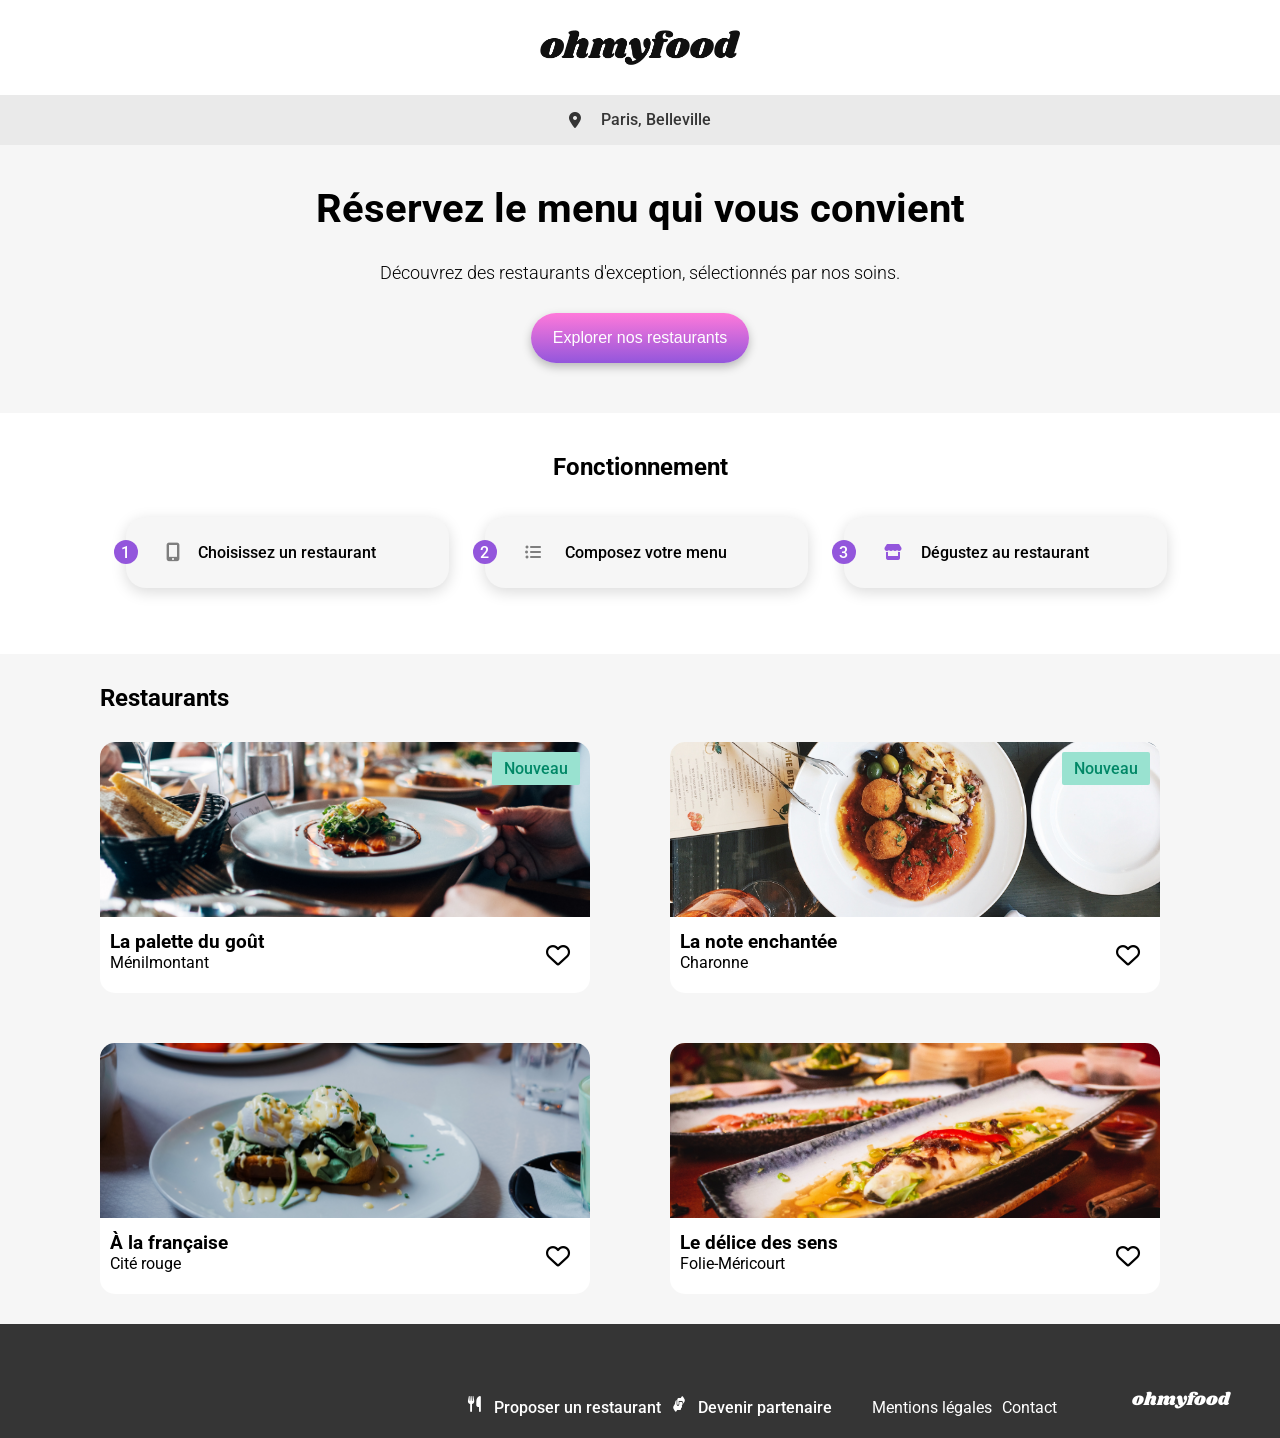
<file: index.html>
<!DOCTYPE html>
<html lang="fr">
    <head>
        <meta charset="UTF-8">
        <meta name="viewport" content="width=device-width, initial-scale=1.0">
        <title>OhMyFood</title>
        <link rel="stylesheet" href="css/style.css">
        <link
            rel="stylesheet"
            href="https://cdnjs.cloudflare.com/ajax/libs/font-awesome/6.2.1/css/all.min.css"
            integrity="sha512-MV7K8+y+gLIBoVD59lQIYicR65iaqukzvf/nwasF0nqhPay5w/9lJmVM2hMDcnK1OnMGCdVK+iQrJ7lzPJQd1w=="
            crossorigin="anonymous"
            referrerpolicy="no-referrer">
        <link rel="preconnect" href="https://fonts.googleapis.com">
        <link rel="preconnect" href="https://fonts.gstatic.com" crossorigin>
        <link href="https://fonts.googleapis.com/css2?family=Roboto:ital,wght@0,100..900;1,100..900&family=Shrikhand&display=swap" rel="stylesheet">
    </head>

    <body>   

        <div class="loader">
            <div class="loader-content">
                <div class="loader-text">
                    <span class="letter-1">o</span>
                    <span class="letter-2">h</span>
                    <span class="letter-3">m</span>
                    <span class="letter-4">y</span>
                    <span class="letter-5">f</span>
                    <span class="letter-6">o</span>
                    <span class="letter-7">o</span>
                    <span class="letter-8">d</span>
                </div>
            </div>
        </div>

        <header>
            <div class="logo">
                <img src="css/images/logo/ohmyfood.png" alt="logo_OhMyFood">
            </div>
        </header>    
        
        <main>
            <div class="location">
                <i class="fa-solid fa-location-dot"></i>
                <span>Paris, Belleville</span>
            </div>

            <section class="container">
                <h1>Réservez le menu qui vous convient</h1>
                <p>Découvrez des restaurants d'exception, sélectionnés par nos soins.</p>
                <button type="submit">
                    <span>Explorer nos restaurants</span> 
                </button>
            </section>
            <section class="fonctionnement">
                <h2>Fonctionnement</h2>
                <ul>
                    <li>
                        <span class="number">1</span>
                        <i class="fa-solid fa-mobile-screen-button" aria-hidden="true"></i>
                        <p>Choisissez un restaurant</p>
                    </li>
                    <li>
                        <span class="number">2</span>
                        <i class="fa-solid fa-list-ul" aria-hidden="true"></i>
                        <p>Composez votre menu</p>
                    </li>
                    <li>
                        <span class="number">3</span>
                        <i class="fa-solid fa-store" aria-hidden="true"></i>
                        <p>Dégustez au restaurant</p>
                    </li>
                </ul>
            </section>
            <section class="restaurant">
                <h2>Restaurants</h2>
                <div class="restaurant-container">
                    <article>
                        <a href="restaurants/la_palette_du_gout.html">
                            <img src="css/images/restaurants/jay-wennington-N_Y88TWmGwA-unsplash.jpg" alt="Plat du restaurant La palette du goût">
                            <span class="new">Nouveau</span>
                            <h3>La palette du goût</h3>
                            <p>Ménilmontant</p>
                        </a>
                        <input type="checkbox" id="heart-1" class="heart-checkbox">
                            <label for="heart-1" class="heart-label">
                                <i class="fa-regular fa-heart" aria-hidden="true"></i>
                                <i class="fa-solid fa-heart" aria-hidden="true"></i>
                            </label>
                    </article>
                    <article>
                        <a href="restaurants/la_note_enchantee.html">
                            <img src="css/images/restaurants/stil-u2Lp8tXIcjw-unsplash.jpg" alt="Plat du restaurant La note enchantée">
                            <span class="new">Nouveau</span>
                            <h3>La note enchantée</h3>
                            <p>Charonne</p>
                        </a>
                        <input type="checkbox" id="heart-2" class="heart-checkbox">
                            <label for="heart-2" class="heart-label">
                                <i class="fa-regular fa-heart" aria-hidden="true"></i>
                                <i class="fa-solid fa-heart" aria-hidden="true"></i>
                            </label>
                    </article>
                    <article>
                        <a href="restaurants/a_la_francaise.html">
                            <img src="css/images/restaurants/toa-heftiba-DQKerTsQwi0-unsplash.jpg" alt="Plat du restaurant À la française">
                            <h3>À la française</h3>
                            <p>Cité rouge</p>
                        </a>
                        <input type="checkbox" id="heart-3" class="heart-checkbox">
                            <label for="heart-3" class="heart-label">
                                <i class="fa-regular fa-heart" aria-hidden="true"></i>
                                <i class="fa-solid fa-heart" aria-hidden="true"></i>
                            </label>
                    </article>
                    <article>
                        <a href="restaurants/le_delice_des_sens.html">
                            <img src="css/images/restaurants/louis-hansel-shotsoflouis-qNBGVyOCY8Q-unsplash.jpg" alt="Plat du restaurant Le délice des sens">
                            <h3>Le délice des sens</h3>
                            <p>Folie-Méricourt</p>
                        </a>
                        <input type="checkbox" id="heart-4" class="heart-checkbox">
                            <label for="heart-4" class="heart-label">
                                <i class="fa-regular fa-heart" aria-hidden="true"></i>
                                <i class="fa-solid fa-heart" aria-hidden="true"></i>
                            </label>
                    </article>
                </div>
            </section>
        </main>
        <footer>
            <section class="footer">
                <h2 class="title-footer">ohmyfood</h2>
                    <ul>
                        <li>
                            <i class="fa-solid fa-utensils"></i>
                            <a class="weight">Proposer un restaurant</a>
                        </li>
                        <li>
                            <i class="fa-solid fa-handshake-angle"></i>
                            <a class="space">Devenir partenaire</a>
                        </li>
                        <li>
                            <a>Mentions légales</a>
                        </li>
                        <li>
                            <a href="mailto:contact@ohmyfood.com">Contact</a>
                        </li>
                    </ul>
            </section>
        </footer>
    </body>
</html>
</file>
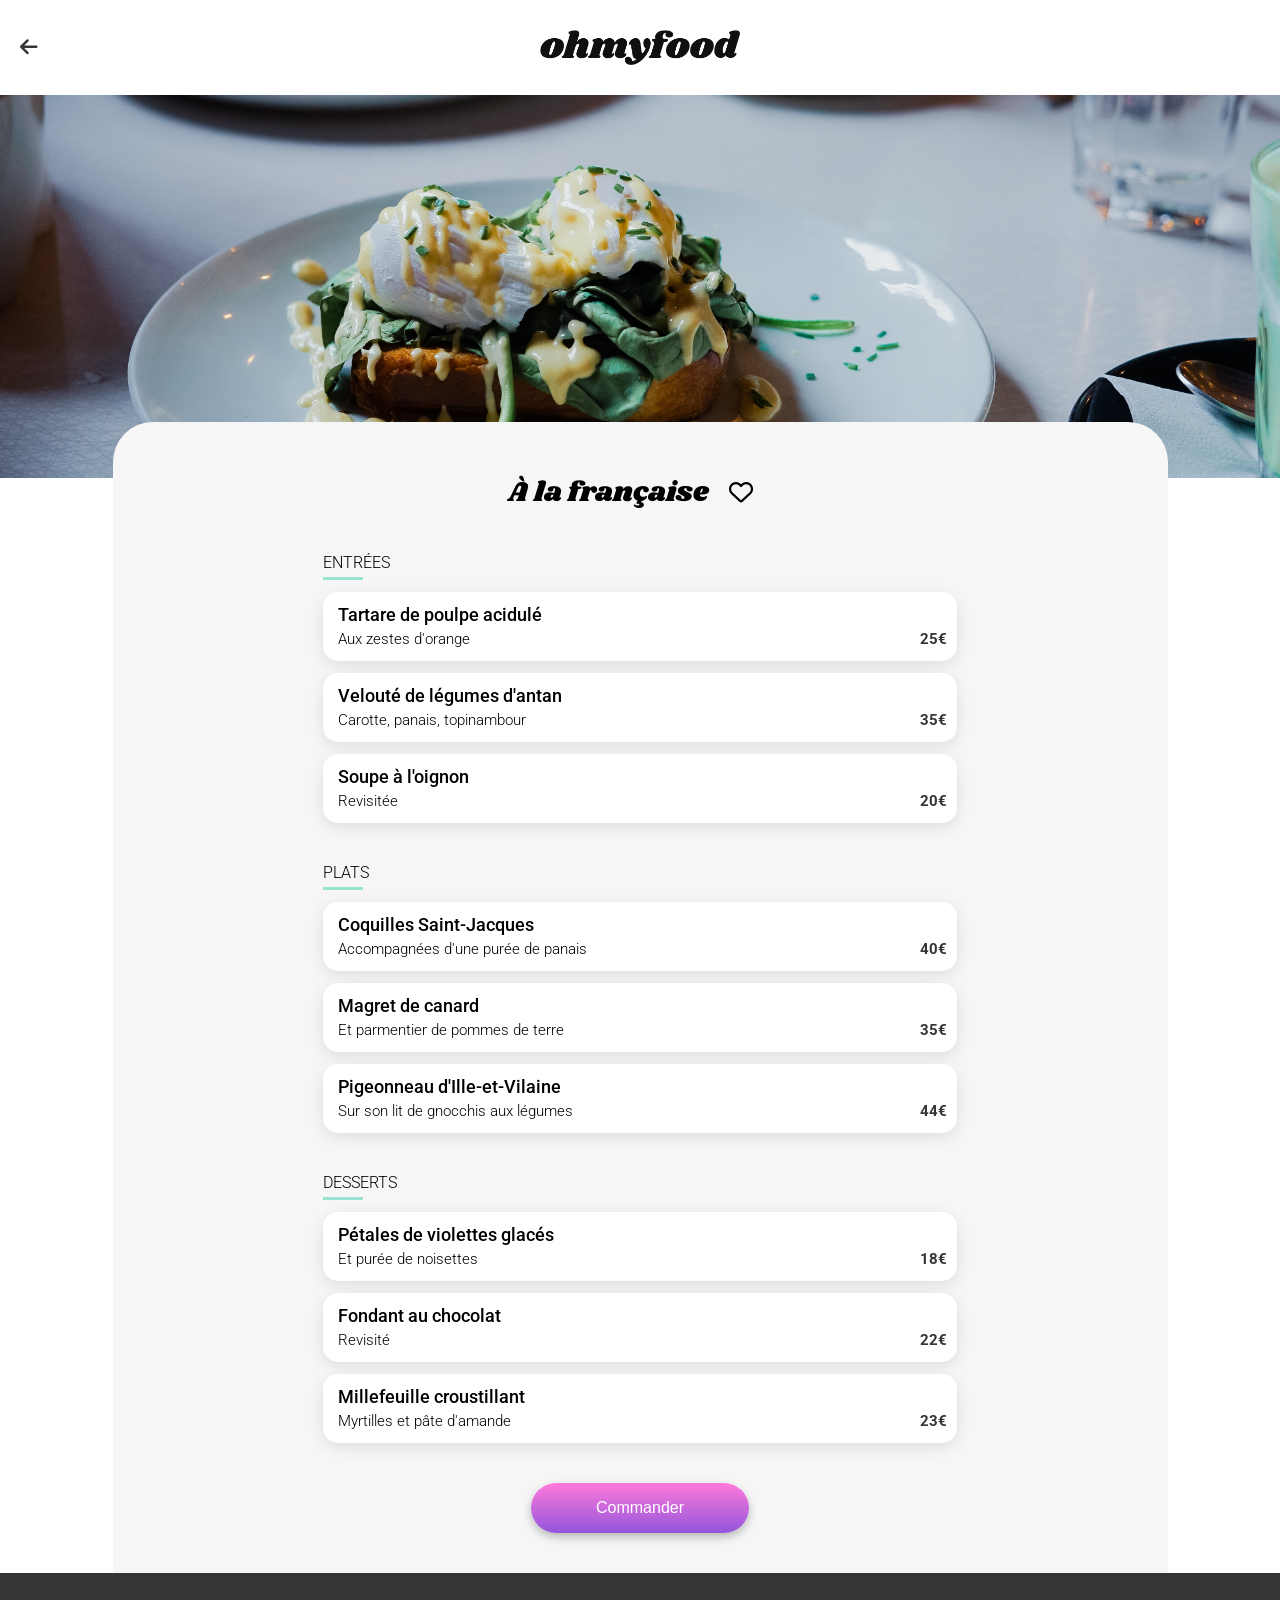
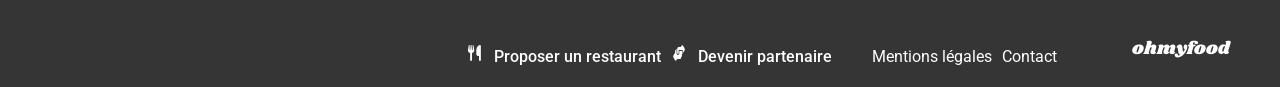
<file: a_la_francaise.html>
<!DOCTYPE html>
<html lang="fr">
    <head>
        <meta charset="UTF-8">
        <meta name="viewport" content="width=device-width, initial-scale=1.0">
        <title>OhMyFood</title>
        <link rel="stylesheet" href="css/menu.css">
        <link
            rel="stylesheet"
            href="https://cdnjs.cloudflare.com/ajax/libs/font-awesome/6.2.1/css/all.min.css"
            integrity="sha512-MV7K8+y+gLIBoVD59lQIYicR65iaqukzvf/nwasF0nqhPay5w/9lJmVM2hMDcnK1OnMGCdVK+iQrJ7lzPJQd1w=="
            crossorigin="anonymous"
            referrerpolicy="no-referrer">
        <link rel="preconnect" href="https://fonts.googleapis.com">
        <link rel="preconnect" href="https://fonts.gstatic.com" crossorigin>
        <link href="https://fonts.googleapis.com/css2?family=Roboto:ital,wght@0,100..900;1,100..900&family=Shrikhand&display=swap" rel="stylesheet">
    </head>

    <body>
        <header>
            <div class="logo">
                <a href="index.html" class="back-arrow">
                    <i class="fas fa-arrow-left"></i>
                </a>
                <img src="css/images/logo/ohmyfood.png" alt="logo_OhMyFood">
            </div>
            <img src="css/images/restaurants/toa-heftiba-DQKerTsQwi0-unsplash.jpg" alt="Plat du restaurant La palette du goût">
        </header>
        
        <main>
            <div class="title">
                <h1>À la française</h1>
                <input type="checkbox" id="heart-1" class="heart-checkbox">
                    <label for="heart-1" class="heart-label">
                        <i class="fa-regular fa-heart" aria-hidden="true"></i>
                        <i class="fa-solid fa-heart" aria-hidden="true"></i>
                    </label>
            </div>

            <section class="menu">
                <h2>ENTRÉES</h2>

                <article>
                    <input type="checkbox" id="plat-1" class="plat-checkbox">

                    <label for="plat-1" class="check">

                        <span class="check-background">
                            <span class="check-button">
                                <i class="fa-solid fa-check"></i>
                            </span>
                        </span>
                    </label>

                    <h3>Tartare de poulpe acidulé</h3>
                    <p>Aux zestes d'orange <span>25€</span></p>
                </article>
                <article>
                    <input type="checkbox" id="plat-2" class="plat-checkbox">

                    <label for="plat-2" class="check">

                        <span class="check-background">
                            <span class="check-button">
                                <i class="fa-solid fa-check"></i>
                            </span>
                        </span>
                    </label>

                    <h3>Velouté de légumes d'antan</h3>
                    <p>Carotte, panais, topinambour <span>35€</span></p>
                </article>
                <article>
                    <input type="checkbox" id="plat-3" class="plat-checkbox">

                    <label for="plat-3" class="check">

                        <span class="check-background">
                            <span class="check-button">
                                <i class="fa-solid fa-check"></i>
                            </span>
                        </span>
                    </label>

                    <h3>Soupe à l'oignon</h3>
                    <p>Revisitée <span>20€</span></p>
                </article>
            </section>

            <section class="menu">
                <h2>PLATS</h2>

                <article>
                    <input type="checkbox" id="plat-4" class="plat-checkbox">

                    <label for="plat-4" class="check">

                        <span class="check-background">
                            <span class="check-button">
                                <i class="fa-solid fa-check"></i>
                            </span>
                        </span>
                    </label>

                    <h3>Coquilles Saint-Jacques</h3>
                    <p>Accompagnées d'une purée de panais <span>40€</span></p>
                </article>
                <article>
                    <input type="checkbox" id="plat-5" class="plat-checkbox">

                    <label for="plat-5" class="check">

                        <span class="check-background">
                            <span class="check-button">
                                <i class="fa-solid fa-check"></i>
                            </span>
                        </span>
                    </label>

                    <h3>Magret de canard</h3>
                    <p>Et parmentier de pommes de terre <span>35€</span></p>
                </article>
                <article>
                    <input type="checkbox" id="plat-6" class="plat-checkbox">

                    <label for="plat-6" class="check">

                        <span class="check-background">
                            <span class="check-button">
                                <i class="fa-solid fa-check"></i>
                            </span>
                        </span>
                    </label>

                    <h3>Pigeonneau d'Ille-et-Vilaine</h3>
                    <p>Sur son lit de gnocchis aux légumes <span>44€</span></p>
                </article>
            </section>

            <section class="menu">
                <h2>DESSERTS</h2>

                <article>
                    <input type="checkbox" id="plat-7" class="plat-checkbox">

                    <label for="plat-7" class="check">

                        <span class="check-background">
                            <span class="check-button">
                                <i class="fa-solid fa-check"></i>
                            </span>
                        </span>
                    </label>

                    <h3>Pétales de violettes glacés</h3>
                    <p>Et purée de noisettes <span>18€</span></p>
                </article>
                <article>
                    <input type="checkbox" id="plat-8" class="plat-checkbox">

                    <label for="plat-8" class="check">

                        <span class="check-background">
                            <span class="check-button">
                                <i class="fa-solid fa-check"></i>
                            </span>
                        </span>
                    </label>

                    <h3>Fondant au chocolat</h3>
                    <p>Revisité <span>22€</span></p>
                </article>
                <article>
                    <input type="checkbox" id="plat-9" class="plat-checkbox">

                    <label for="plat-9" class="check">

                        <span class="check-background">
                            <span class="check-button">
                                <i class="fa-solid fa-check"></i>
                            </span>
                        </span>
                    </label>

                    <h3>Millefeuille croustillant</h3> 
                    <p>Myrtilles et pâte d'amande <span>23€</span></p>
                </article>
            </section>

                <div class="alone">
                    <button type="submit">
                        <span>Commander</span>
                    </button>
                </div>

        </main>
        <footer>
            <section class="footer">
                <h2 class="title-footer">ohmyfood</h2>
                    <ul>
                        <li>
                            <i class="fa-solid fa-utensils"></i>
                            <a class="weight">Proposer un restaurant</a>
                        </li>
                        <li>
                            <i class="fa-solid fa-handshake-angle"></i>
                            <a class="space">Devenir partenaire</a>
                        </li>
                        <li>
                            <a>Mentions légales</a>
                        </li>
                        <li>
                            <a href="mailto:contact@ohmyfood.com">Contact</a>
                        </li>
                    </ul>
            </section>
        </footer>
    </body>
</html>
</file>
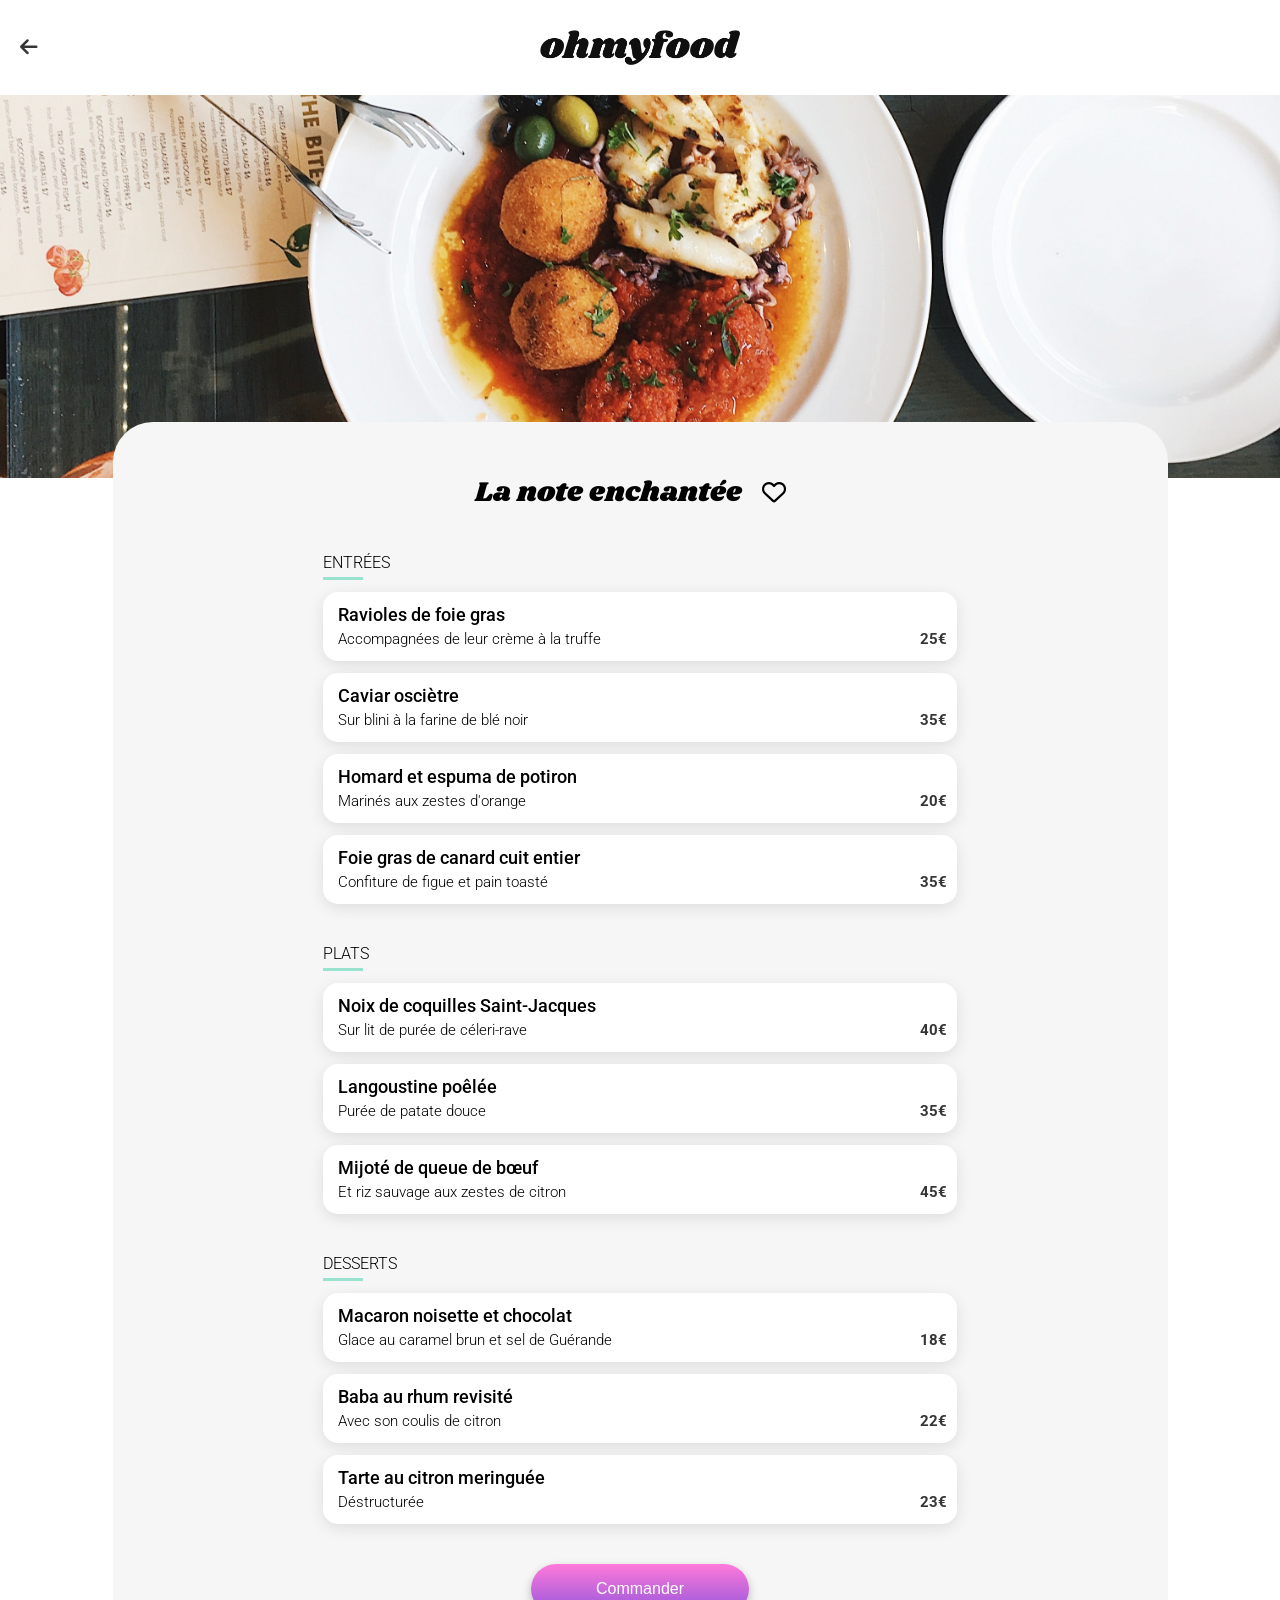
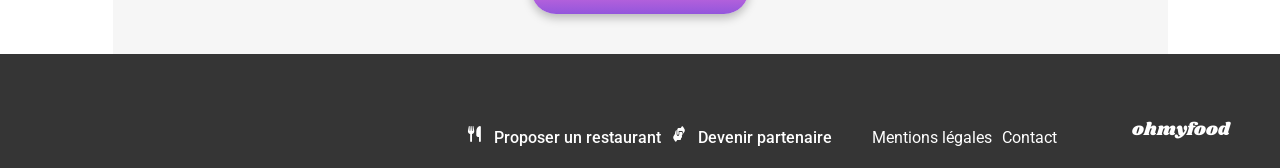
<file: la_note_enchantee.html>
<!DOCTYPE html>
<html lang="fr">
    <head>
        <meta charset="UTF-8">
        <meta name="viewport" content="width=device-width, initial-scale=1.0">
        <title>OhMyFood</title>
        <link rel="stylesheet" href="css/menu.css">
        <link
            rel="stylesheet"
            href="https://cdnjs.cloudflare.com/ajax/libs/font-awesome/6.2.1/css/all.min.css"
            integrity="sha512-MV7K8+y+gLIBoVD59lQIYicR65iaqukzvf/nwasF0nqhPay5w/9lJmVM2hMDcnK1OnMGCdVK+iQrJ7lzPJQd1w=="
            crossorigin="anonymous"
            referrerpolicy="no-referrer">
        <link rel="preconnect" href="https://fonts.googleapis.com">
        <link rel="preconnect" href="https://fonts.gstatic.com" crossorigin>
        <link href="https://fonts.googleapis.com/css2?family=Roboto:ital,wght@0,100..900;1,100..900&family=Shrikhand&display=swap" rel="stylesheet">
    </head>

    <body>
        <header>
            <div class="logo">
                <a href="index.html" class="back-arrow">
                    <i class="fas fa-arrow-left"></i>
                </a>
                <img src="css/images/logo/ohmyfood.png" alt="logo_OhMyFood">
            </div>
            <img src="css/images/restaurants/stil-u2Lp8tXIcjw-unsplash.jpg" alt="Plat du restaurant La palette du goût">
        </header>
        
        <main>
            <div class="title">
                <h1>La note enchantée</h1>
                <input type="checkbox" id="heart-1" class="heart-checkbox">
                    <label for="heart-1" class="heart-label">
                        <i class="fa-regular fa-heart" aria-hidden="true"></i>
                        <i class="fa-solid fa-heart" aria-hidden="true"></i>
                    </label>
            </div>

            <section class="menu">
                <h2>ENTRÉES</h2>

                <article>
                    <input type="checkbox" id="plat-1" class="plat-checkbox">

                    <label for="plat-1" class="check">

                        <span class="check-background">
                            <span class="check-button">
                                <i class="fa-solid fa-check"></i>
                            </span>
                        </span>
                    </label>

                    <h3>Ravioles de foie gras</h3>
                    <p>Accompagnées de leur crème à la truffe <span>25€</span></p>
                </article>
                <article>
                    <input type="checkbox" id="plat-2" class="plat-checkbox">

                    <label for="plat-2" class="check">

                        <span class="check-background">
                            <span class="check-button">
                                <i class="fa-solid fa-check"></i>
                            </span>
                        </span>
                    </label>

                    <h3>Caviar osciètre</h3>
                    <p>Sur blini à la farine de blé noir <span>35€</span></p>
                </article>
                <article>
                    <input type="checkbox" id="plat-3" class="plat-checkbox">

                    <label for="plat-3" class="check">

                        <span class="check-background">
                            <span class="check-button">
                                <i class="fa-solid fa-check"></i>
                            </span>
                        </span>
                    </label>

                    <h3>Homard et espuma de potiron</h3>
                    <p>Marinés aux zestes d'orange <span>20€</span></p>
                </article>
                <article>
                    <input type="checkbox" id="plat-4" class="plat-checkbox">

                    <label for="plat-4" class="check">

                        <span class="check-background">
                            <span class="check-button">
                                <i class="fa-solid fa-check"></i>
                            </span>
                        </span>
                    </label>

                    <h3>Foie gras de canard cuit entier</h3>
                    <p>Confiture de figue et pain toasté <span>35€</span></p>
                </article>
            </section>

            <section class="menu">
                <h2>PLATS</h2>

                <article>
                    <input type="checkbox" id="plat-5" class="plat-checkbox">

                    <label for="plat-5" class="check">

                        <span class="check-background">
                            <span class="check-button">
                                <i class="fa-solid fa-check"></i>
                            </span>
                        </span>
                    </label>

                    <h3>Noix de coquilles Saint-Jacques</h3>
                    <p>Sur lit de purée de céleri-rave <span>40€</span></p>
                </article>
                <article>
                    <input type="checkbox" id="plat-6" class="plat-checkbox">

                    <label for="plat-6" class="check">

                        <span class="check-background">
                            <span class="check-button">
                                <i class="fa-solid fa-check"></i>
                            </span>
                        </span>
                    </label>

                    <h3>Langoustine poêlée</h3>
                    <p>Purée de patate douce <span>35€</span></p>
                </article>
                <article>
                    <input type="checkbox" id="plat-7" class="plat-checkbox">

                    <label for="plat-7" class="check">

                        <span class="check-background">
                            <span class="check-button">
                                <i class="fa-solid fa-check"></i>
                            </span>
                        </span>
                    </label>

                    <h3>Mijoté de queue de bœuf</h3>
                    <p>Et riz sauvage aux zestes de citron <span>45€</span></p>
                </article>
            </section>

            <section class="menu">
                <h2>DESSERTS</h2>

                <article>
                    <input type="checkbox" id="plat-8" class="plat-checkbox">

                    <label for="plat-8" class="check">

                        <span class="check-background">
                            <span class="check-button">
                                <i class="fa-solid fa-check"></i>
                            </span>
                        </span>
                    </label>

                    <h3>Macaron noisette et chocolat</h3>
                    <p>Glace au caramel brun et sel de Guérande <span>18€</span></p>
                </article>
                <article>
                    <input type="checkbox" id="plat-9" class="plat-checkbox">

                    <label for="plat-9" class="check">

                        <span class="check-background">
                            <span class="check-button">
                                <i class="fa-solid fa-check"></i>
                            </span>
                        </span>
                    </label>

                    <h3>Baba au rhum revisité</h3>
                    <p>Avec son coulis de citron <span>22€</span></p>
                </article>
                <article>
                    <input type="checkbox" id="plat-10" class="plat-checkbox">

                    <label for="plat-10" class="check">

                        <span class="check-background">
                            <span class="check-button">
                                <i class="fa-solid fa-check"></i>
                            </span>
                        </span>
                    </label>

                    <h3>Tarte au citron meringuée</h3>
                    <p>Déstructurée <span>23€</span></p>
                </article>
            </section>

                <div class="alone">
                    <button type="submit">
                        <span>Commander</span>
                    </button>
                </div>

        </main>
        <footer>
            <section class="footer">
                <h2 class="title-footer">ohmyfood</h2>
                    <ul>
                        <li>
                            <i class="fa-solid fa-utensils"></i>
                            <a class="weight">Proposer un restaurant</a>
                        </li>
                        <li>
                            <i class="fa-solid fa-handshake-angle"></i>
                            <a class="space">Devenir partenaire</a>
                        </li>
                        <li>
                            <a>Mentions légales</a>
                        </li>
                        <li>
                            <a href="mailto:contact@ohmyfood.com">Contact</a>
                        </li>
                    </ul>
            </section>
        </footer>
    </body>
</html>
</file>
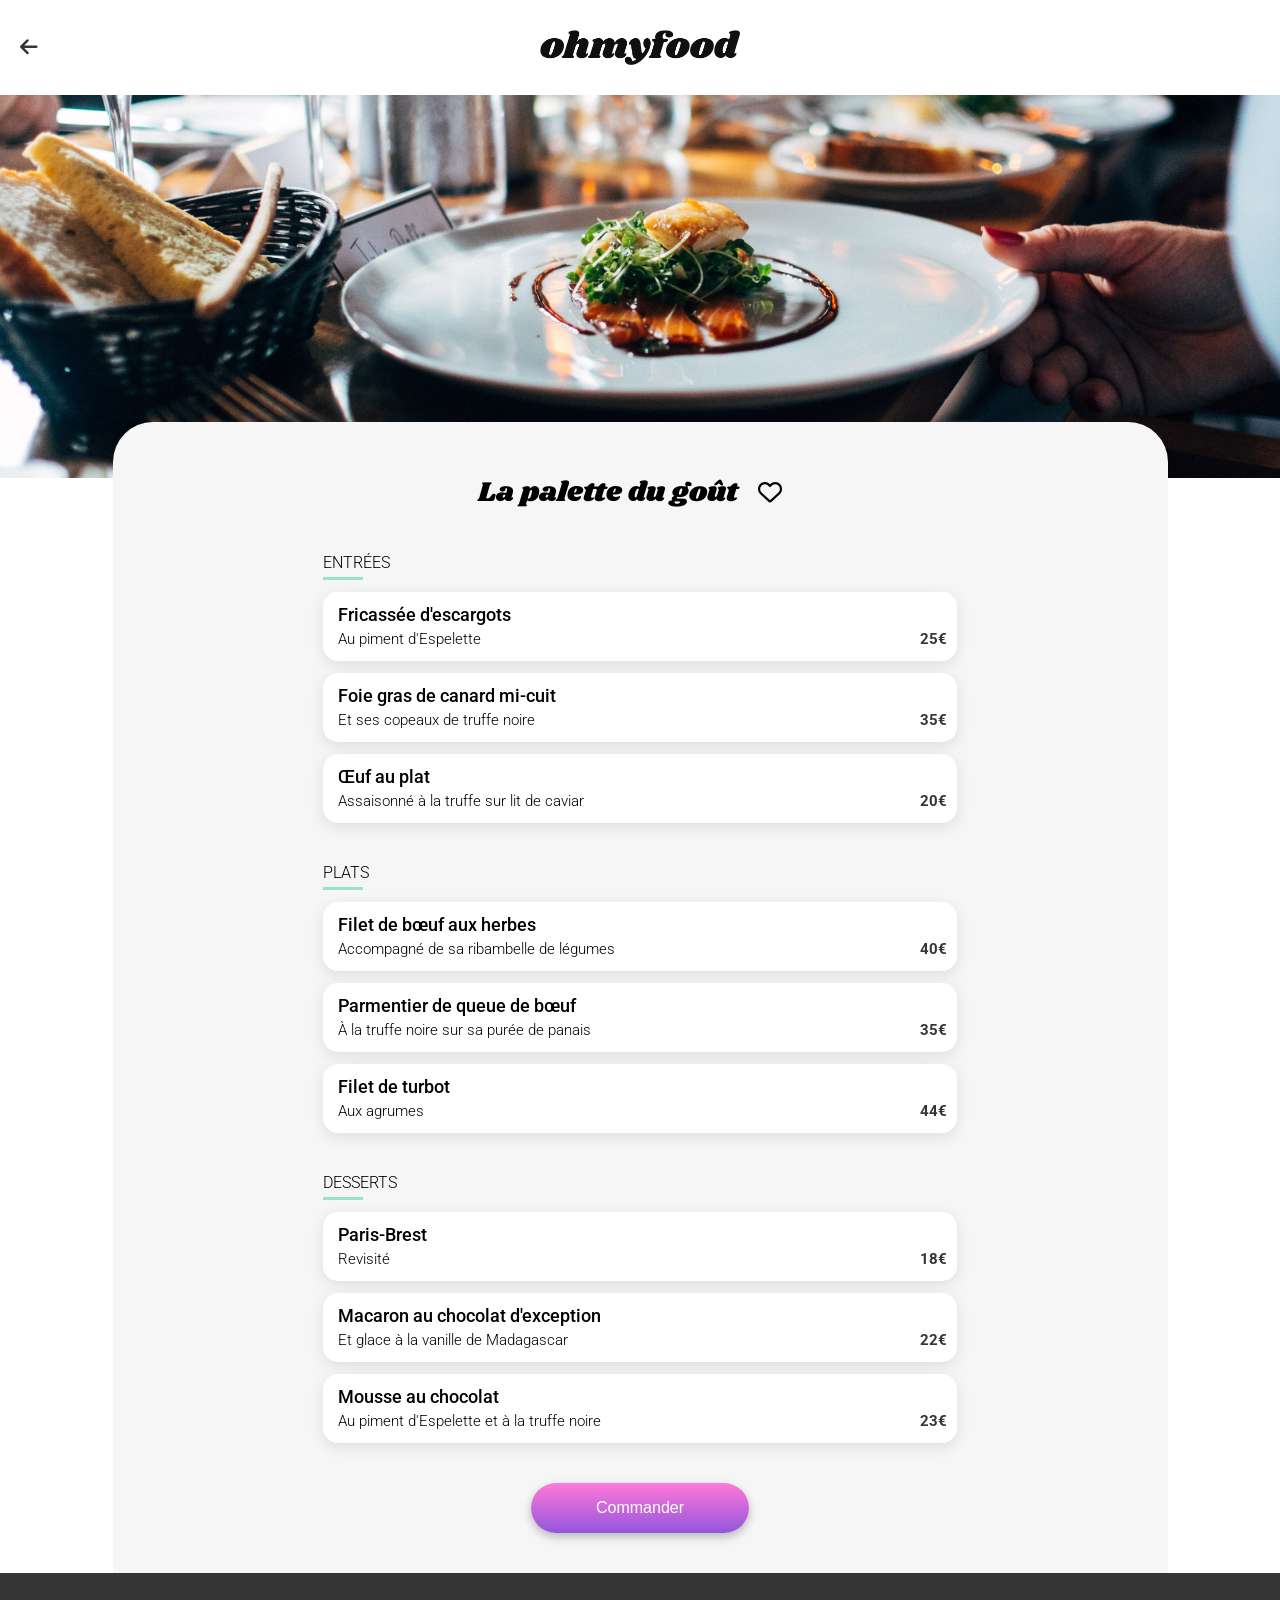
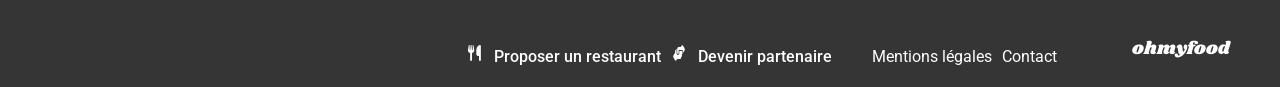
<file: la_palette_du_gout.html>
<!DOCTYPE html>
<html lang="fr">
    <head>
        <meta charset="UTF-8">
        <meta name="viewport" content="width=device-width, initial-scale=1.0">
        <title>OhMyFood</title>
        <link rel="stylesheet" href="css/menu.css">
        <link
            rel="stylesheet"
            href="https://cdnjs.cloudflare.com/ajax/libs/font-awesome/6.2.1/css/all.min.css"
            integrity="sha512-MV7K8+y+gLIBoVD59lQIYicR65iaqukzvf/nwasF0nqhPay5w/9lJmVM2hMDcnK1OnMGCdVK+iQrJ7lzPJQd1w=="
            crossorigin="anonymous"
            referrerpolicy="no-referrer">
        <link rel="preconnect" href="https://fonts.googleapis.com">
        <link rel="preconnect" href="https://fonts.gstatic.com" crossorigin>
        <link href="https://fonts.googleapis.com/css2?family=Roboto:ital,wght@0,100..900;1,100..900&family=Shrikhand&display=swap" rel="stylesheet">
    </head>

    <body>
        <header>
            <div class="logo">
                <a href="index.html" class="back-arrow">
                    <i class="fas fa-arrow-left"></i>
                </a>
                <img src="css/images/logo/ohmyfood.png" alt="logo_OhMyFood">
            </div>
            <img src="css/images/restaurants/jay-wennington-N_Y88TWmGwA-unsplash.jpg" alt="Plat du restaurant La palette du goût">
        </header>
        
        <main>
            <div class="title">
                <h1>La palette du goût</h1>
                <input type="checkbox" id="heart-1" class="heart-checkbox">
                    <label for="heart-1" class="heart-label">
                        <i class="fa-regular fa-heart" aria-hidden="true"></i>
                        <i class="fa-solid fa-heart" aria-hidden="true"></i>
                    </label>
            </div>

            <section class="menu">
                <h2>ENTRÉES</h2>

                <article>
                    <input type="checkbox" id="plat-1" class="plat-checkbox">

                    <label for="plat-1" class="check">

                        <span class="check-background">
                            <span class="check-button">
                                <i class="fa-solid fa-check"></i>
                            </span>
                        </span>

                    </label>

                    <h3>Fricassée d'escargots</h3>
                    <p>Au piment d'Espelette <span>25€</span></p>
                </article>
                <article>
                    <input type="checkbox" id="plat-2" class="plat-checkbox">

                    <label for="plat-2" class="check">

                        <span class="check-background">
                            <span class="check-button">
                                <i class="fa-solid fa-check"></i>
                            </span>
                        </span>

                    </label>

                    <h3>Foie gras de canard mi-cuit</h3>
                    <p>Et ses copeaux de truffe noire <span>35€</span></p>
                </article>
                <article>
                    <input type="checkbox" id="plat-3" class="plat-checkbox">

                    <label for="plat-3" class="check">

                        <span class="check-background">
                            <span class="check-button">
                                <i class="fa-solid fa-check"></i>
                            </span>
                        </span>

                    </label>

                    <h3>Œuf au plat</h3>
                    <p>Assaisonné à la truffe sur lit de caviar <span>20€</span></p>
                </article>
            </section>

            <section class="menu">
                <h2>PLATS</h2>

                <article>
                    <input type="checkbox" id="plat-4" class="plat-checkbox">

                    <label for="plat-4" class="check">

                        <span class="check-background">
                            <span class="check-button">
                                <i class="fa-solid fa-check"></i>
                            </span>
                        </span>

                    </label>

                    <h3>Filet de bœuf aux herbes</h3>
                    <p>Accompagné de sa ribambelle de légumes <span>40€</span></p>
                </article>
                <article>
                    <input type="checkbox" id="plat-5" class="plat-checkbox">

                    <label for="plat-5" class="check">

                        <span class="check-background">
                            <span class="check-button">
                                <i class="fa-solid fa-check"></i>
                            </span>
                        </span>

                    </label>

                    <h3>Parmentier de queue de bœuf</h3>
                    <p>À la truffe noire sur sa purée de panais <span>35€</span></p>
                </article>
                <article>
                    <input type="checkbox" id="plat-6" class="plat-checkbox">

                    <label for="plat-6" class="check">

                        <span class="check-background">
                            <span class="check-button">
                                <i class="fa-solid fa-check"></i>
                            </span>
                        </span>

                    </label>

                    <h3>Filet de turbot</h3>
                    <p>Aux agrumes <span>44€</span></p>
                </article>
            </section>

            <section class="menu">
                <h2>DESSERTS</h2>

                <article>
                    <input type="checkbox" id="plat-7" class="plat-checkbox">

                    <label for="plat-7" class="check">

                        <span class="check-background">
                            <span class="check-button">
                                <i class="fa-solid fa-check"></i>
                            </span>
                        </span>

                    </label>

                    <h3>Paris-Brest</h3>
                    <p>Revisité <span>18€</span></p>
                </article>
                <article>
                    <input type="checkbox" id="plat-8" class="plat-checkbox">

                    <label for="plat-8" class="check">

                        <span class="check-background">
                            <span class="check-button">
                                <i class="fa-solid fa-check"></i>
                            </span>
                        </span>

                    </label>

                    <h3>Macaron au chocolat d'exception</h3>
                    <p>Et glace à la vanille de Madagascar <span>22€</span></p>
                </article>
                <article>
                    <input type="checkbox" id="plat-9" class="plat-checkbox">

                    <label for="plat-9" class="check">

                        <span class="check-background">
                            <span class="check-button">
                                <i class="fa-solid fa-check"></i>
                            </span>
                        </span>

                    </label>

                    <h3>Mousse au chocolat</h3> 
                    <p>Au piment d'Espelette et à la truffe noire <span>23€</span></p>
                </article>
            </section>

                <div class="alone">
                    <button type="submit">
                        <span>Commander</span>
                    </button>
                </div>

        </main>
        <footer>
            <section class="footer">
                <h2 class="title-footer">ohmyfood</h2>
                    <ul>
                        <li>
                            <i class="fa-solid fa-utensils"></i>
                            <a class="weight">Proposer un restaurant</a>
                        </li>
                        <li>
                            <i class="fa-solid fa-handshake-angle"></i>
                            <a class="space">Devenir partenaire</a>
                        </li>
                        <li>
                            <a>Mentions légales</a>
                        </li>
                        <li>
                            <a href="mailto:contact@ohmyfood.com">Contact</a>
                        </li>
                    </ul>
            </section>
        </footer>
    </body>
</html>
</file>
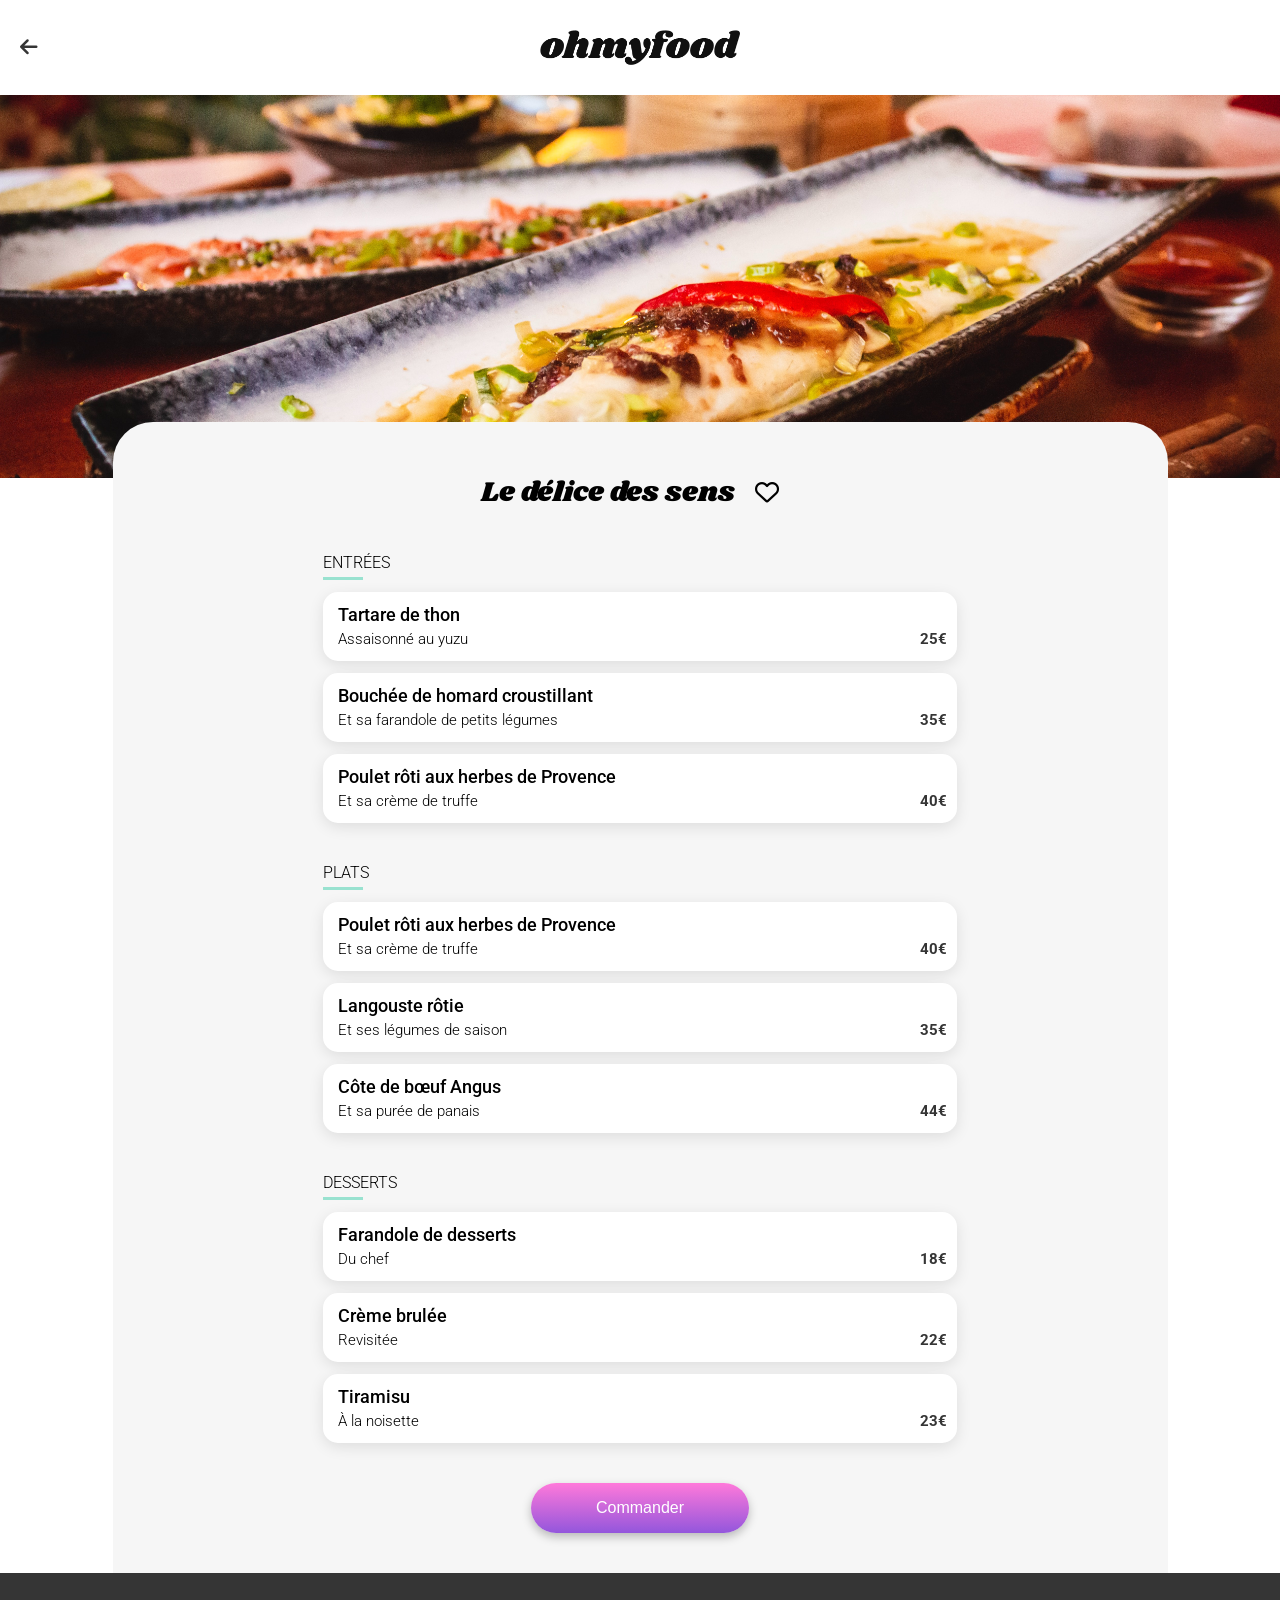
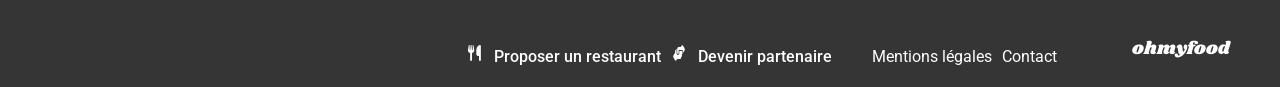
<file: le_delice_des_sens.html>
<!DOCTYPE html>
<html lang="fr">
    <head>
        <meta charset="UTF-8">
        <meta name="viewport" content="width=device-width, initial-scale=1.0">
        <title>OhMyFood</title>
        <link rel="stylesheet" href="css/menu.css">
        <link
            rel="stylesheet"
            href="https://cdnjs.cloudflare.com/ajax/libs/font-awesome/6.2.1/css/all.min.css"
            integrity="sha512-MV7K8+y+gLIBoVD59lQIYicR65iaqukzvf/nwasF0nqhPay5w/9lJmVM2hMDcnK1OnMGCdVK+iQrJ7lzPJQd1w=="
            crossorigin="anonymous"
            referrerpolicy="no-referrer">
        <link rel="preconnect" href="https://fonts.googleapis.com">
        <link rel="preconnect" href="https://fonts.gstatic.com" crossorigin>
        <link href="https://fonts.googleapis.com/css2?family=Roboto:ital,wght@0,100..900;1,100..900&family=Shrikhand&display=swap" rel="stylesheet">
    </head>

    <body>
        <header>
            <div class="logo">
                <a href="index.html" class="back-arrow">
                    <i class="fas fa-arrow-left"></i>
                </a>
                <img src="css/images/logo/ohmyfood.png" alt="logo_OhMyFood">
            </div>
            <img src="css/images/restaurants/louis-hansel-shotsoflouis-qNBGVyOCY8Q-unsplash.jpg" alt="Plat du restaurant La palette du goût">
        </header>
        
        <main>
            <div class="title">
                <h1>Le délice des sens</h1>
                <input type="checkbox" id="heart-1" class="heart-checkbox">
                    <label for="heart-1" class="heart-label">
                        <i class="fa-regular fa-heart" aria-hidden="true"></i>
                        <i class="fa-solid fa-heart" aria-hidden="true"></i>
                    </label>
            </div>

            <section class="menu">
                <h2>ENTRÉES</h2>

                <article>
                    <input type="checkbox" id="plat-1" class="plat-checkbox">

                    <label for="plat-1" class="check">

                        <span class="check-background">
                            <span class="check-button">
                                <i class="fa-solid fa-check"></i>
                            </span>
                        </span>

                    </label>

                    <h3>Tartare de thon</h3>
                    <p>Assaisonné au yuzu <span>25€</span></p>
                </article>
                <article>
                    <input type="checkbox" id="plat-2" class="plat-checkbox">

                    <label for="plat-2" class="check">

                        <span class="check-background">
                            <span class="check-button">
                                <i class="fa-solid fa-check"></i>
                            </span>
                        </span>
                    </label>

                    <h3>Bouchée de homard croustillant</h3>
                    <p>Et sa farandole de petits légumes <span>35€</span></p>
                </article>
                <article>
                    <input type="checkbox" id="plat-3" class="plat-checkbox">

                    <label for="plat-3" class="check">

                        <span class="check-background">
                            <span class="check-button">
                                <i class="fa-solid fa-check"></i>
                            </span>
                        </span>
                    </label>

                    <h3>Poulet rôti aux herbes de Provence</h3>
                    <p>Et sa crème de truffe <span>40€</span></p>
                </article>
            </section>

            <section class="menu">
                <h2>PLATS</h2>

                <article>
                    <input type="checkbox" id="plat-4" class="plat-checkbox">

                    <label for="plat-4" class="check">

                        <span class="check-background">
                            <span class="check-button">
                                <i class="fa-solid fa-check"></i>
                            </span>
                        </span>
                    </label>

                    <h3>Poulet rôti aux herbes de Provence</h3>
                    <p>Et sa crème de truffe <span>40€</span></p>
                </article>
                <article>
                    <input type="checkbox" id="plat-5" class="plat-checkbox">

                    <label for="plat-5" class="check">

                        <span class="check-background">
                            <span class="check-button">
                                <i class="fa-solid fa-check"></i>
                            </span>
                        </span>
                    </label>

                    <h3>Langouste rôtie</h3>
                    <p>Et ses légumes de saison <span>35€</span></p>
                </article>
                <article>
                    <input type="checkbox" id="plat-6" class="plat-checkbox">

                    <label for="plat-6" class="check">

                        <span class="check-background">
                            <span class="check-button">
                                <i class="fa-solid fa-check"></i>
                            </span>
                        </span>
                    </label>

                    <h3>Côte de bœuf Angus </h3>
                    <p>Et sa purée de panais <span>44€</span></p>
                </article>
            </section>

            <section class="menu">
                <h2>DESSERTS</h2>

                <article>
                    <input type="checkbox" id="plat-7" class="plat-checkbox">

                    <label for="plat-7" class="check">

                        <span class="check-background">
                            <span class="check-button">
                                <i class="fa-solid fa-check"></i>
                            </span>
                        </span>
                    </label>

                    <h3>Farandole de desserts</h3>
                    <p>Du chef <span>18€</span></p>
                </article>
                <article>
                    <input type="checkbox" id="plat-8" class="plat-checkbox">

                    <label for="plat-8" class="check">

                        <span class="check-background">
                            <span class="check-button">
                                <i class="fa-solid fa-check"></i>
                            </span>
                        </span>
                    </label>

                    <h3>Crème brulée</h3>
                    <p>Revisitée <span>22€</span></p>
                </article>
                <article>
                    <input type="checkbox" id="plat-9" class="plat-checkbox">

                    <label for="plat-9" class="check">

                        <span class="check-background">
                            <span class="check-button">
                                <i class="fa-solid fa-check"></i>
                            </span>
                        </span>
                    </label>

                    <h3>Tiramisu</h3> 
                    <p>À la noisette <span>23€</span></p>
                </article>
            </section>

                <div class="alone">
                    <button type="submit">
                        <span>Commander</span>
                    </button>
                </div>

        </main>
        <footer>
            <section class="footer">
                <h2 class="title-footer">ohmyfood</h2>
                    <ul>
                        <li>
                            <i class="fa-solid fa-utensils"></i>
                            <a class="weight">Proposer un restaurant</a>
                        </li>
                        <li>
                            <i class="fa-solid fa-handshake-angle"></i>
                            <a class="space">Devenir partenaire</a>
                        </li>
                        <li>
                            <a>Mentions légales</a>
                        </li>
                        <li>
                            <a href="mailto:contact@ohmyfood.com">Contact</a>
                        </li>
                    </ul>
            </section>
        </footer>
    </body>
</html>
</file>
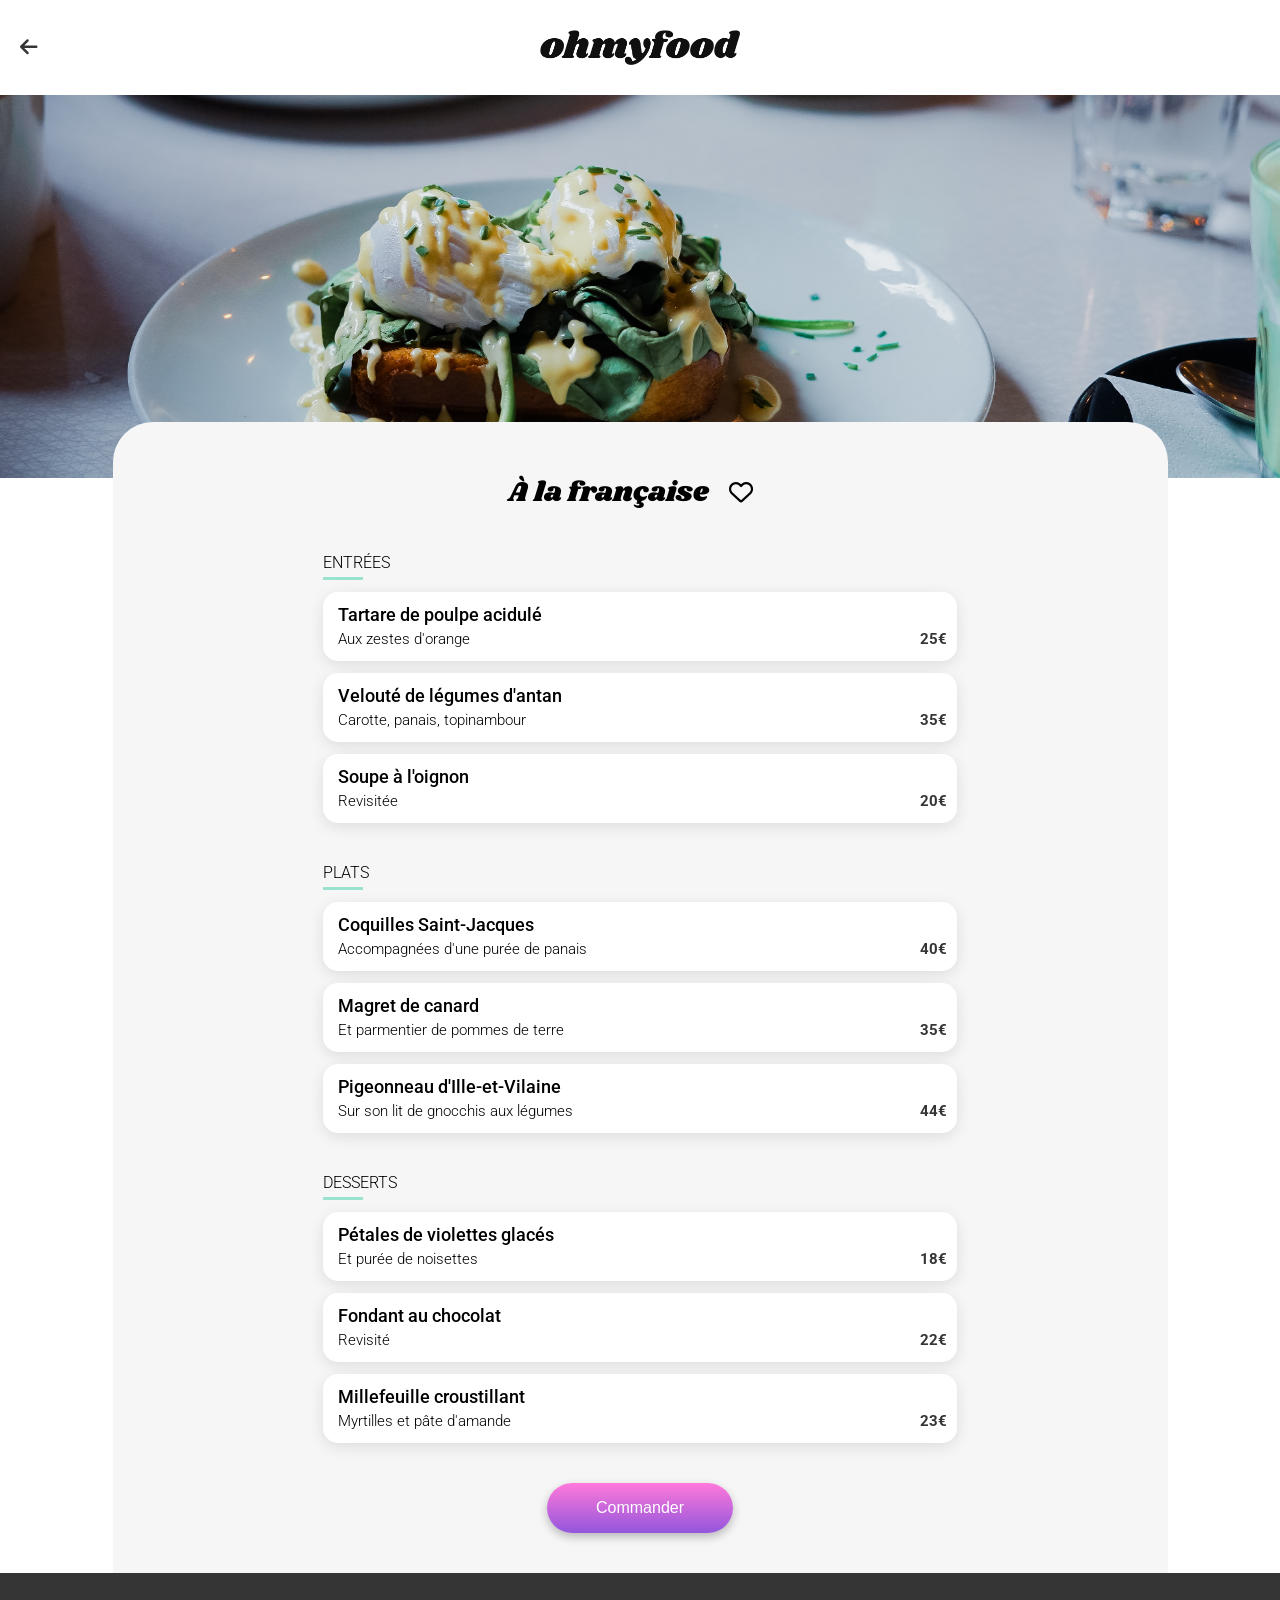
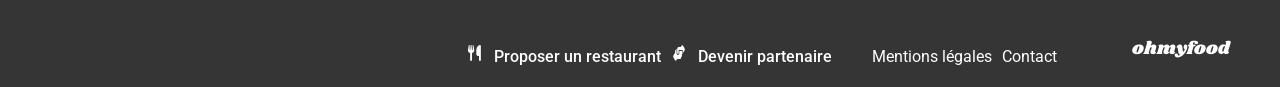
<file: restaurants/a_la_francaise.html>
<!DOCTYPE html>
<html lang="fr">
    <head>
        <meta charset="UTF-8">
        <meta name="viewport" content="width=device-width, initial-scale=1.0">
        <title>OhMyFood</title>
        <link rel="stylesheet" href="../css/menu.css">
        <link
            rel="stylesheet"
            href="https://cdnjs.cloudflare.com/ajax/libs/font-awesome/6.2.1/css/all.min.css"
            integrity="sha512-MV7K8+y+gLIBoVD59lQIYicR65iaqukzvf/nwasF0nqhPay5w/9lJmVM2hMDcnK1OnMGCdVK+iQrJ7lzPJQd1w=="
            crossorigin="anonymous"
            referrerpolicy="no-referrer">
        <link rel="preconnect" href="https://fonts.googleapis.com">
        <link rel="preconnect" href="https://fonts.gstatic.com" crossorigin>
        <link href="https://fonts.googleapis.com/css2?family=Roboto:ital,wght@0,100..900;1,100..900&family=Shrikhand&display=swap" rel="stylesheet">
    </head>

    <body>
        <header>
            <div class="logo">
                <a href="../index.html" class="back-arrow">
                    <i class="fas fa-arrow-left"></i>
                </a>
                <img src="../css/images/logo/ohmyfood.png" alt="logo_OhMyFood">
            </div>
            <img src="../css/images/restaurants/toa-heftiba-DQKerTsQwi0-unsplash.jpg" alt="Plat du restaurant La palette du goût">
        </header>
        
        <main>
            <div class="title">
                <h1>À la française</h1>
                <input type="checkbox" id="heart-1" class="heart-checkbox">
                    <label for="heart-1" class="heart-label">
                        <i class="fa-regular fa-heart" aria-hidden="true"></i>
                        <i class="fa-solid fa-heart" aria-hidden="true"></i>
                    </label>
            </div>

            <section class="menu">
                <h2>ENTRÉES</h2>

                <article>
                    <input type="checkbox" id="plat-1" class="plat-checkbox">

                    <label for="plat-1" class="check">

                        <span class="check-background">
                            <span class="check-button">
                                <i class="fa-solid fa-check"></i>
                            </span>
                        </span>
                    </label>

                    <h3>Tartare de poulpe acidulé</h3>
                    <p>Aux zestes d'orange <span>25€</span></p>
                </article>
                <article>
                    <input type="checkbox" id="plat-2" class="plat-checkbox">

                    <label for="plat-2" class="check">

                        <span class="check-background">
                            <span class="check-button">
                                <i class="fa-solid fa-check"></i>
                            </span>
                        </span>
                    </label>

                    <h3>Velouté de légumes d'antan</h3>
                    <p>Carotte, panais, topinambour <span>35€</span></p>
                </article>
                <article>
                    <input type="checkbox" id="plat-3" class="plat-checkbox">

                    <label for="plat-3" class="check">

                        <span class="check-background">
                            <span class="check-button">
                                <i class="fa-solid fa-check"></i>
                            </span>
                        </span>
                    </label>

                    <h3>Soupe à l'oignon</h3>
                    <p>Revisitée <span>20€</span></p>
                </article>
            </section>

            <section class="menu">
                <h2>PLATS</h2>

                <article>
                    <input type="checkbox" id="plat-4" class="plat-checkbox">

                    <label for="plat-4" class="check">

                        <span class="check-background">
                            <span class="check-button">
                                <i class="fa-solid fa-check"></i>
                            </span>
                        </span>
                    </label>

                    <h3>Coquilles Saint-Jacques</h3>
                    <p>Accompagnées d'une purée de panais <span>40€</span></p>
                </article>
                <article>
                    <input type="checkbox" id="plat-5" class="plat-checkbox">

                    <label for="plat-5" class="check">

                        <span class="check-background">
                            <span class="check-button">
                                <i class="fa-solid fa-check"></i>
                            </span>
                        </span>
                    </label>

                    <h3>Magret de canard</h3>
                    <p>Et parmentier de pommes de terre <span>35€</span></p>
                </article>
                <article>
                    <input type="checkbox" id="plat-6" class="plat-checkbox">

                    <label for="plat-6" class="check">

                        <span class="check-background">
                            <span class="check-button">
                                <i class="fa-solid fa-check"></i>
                            </span>
                        </span>
                    </label>

                    <h3>Pigeonneau d'Ille-et-Vilaine</h3>
                    <p>Sur son lit de gnocchis aux légumes <span>44€</span></p>
                </article>
            </section>

            <section class="menu">
                <h2>DESSERTS</h2>

                <article>
                    <input type="checkbox" id="plat-7" class="plat-checkbox">

                    <label for="plat-7" class="check">

                        <span class="check-background">
                            <span class="check-button">
                                <i class="fa-solid fa-check"></i>
                            </span>
                        </span>
                    </label>

                    <h3>Pétales de violettes glacés</h3>
                    <p>Et purée de noisettes <span>18€</span></p>
                </article>
                <article>
                    <input type="checkbox" id="plat-8" class="plat-checkbox">

                    <label for="plat-8" class="check">

                        <span class="check-background">
                            <span class="check-button">
                                <i class="fa-solid fa-check"></i>
                            </span>
                        </span>
                    </label>

                    <h3>Fondant au chocolat</h3>
                    <p>Revisité <span>22€</span></p>
                </article>
                <article>
                    <input type="checkbox" id="plat-9" class="plat-checkbox">

                    <label for="plat-9" class="check">

                        <span class="check-background">
                            <span class="check-button">
                                <i class="fa-solid fa-check"></i>
                            </span>
                        </span>
                    </label>

                    <h3>Millefeuille croustillant</h3> 
                    <p>Myrtilles et pâte d'amande <span>23€</span></p>
                </article>
            </section>

                <div class="alone">
                    <button type="submit" class="secondary">
                        <span>Commander</span>
                    </button>
                </div>

        </main>
        <footer>
            <section class="footer">
                <h2 class="title-footer">ohmyfood</h2>
                    <ul>
                        <li>
                            <i class="fa-solid fa-utensils"></i>
                            <a class="weight">Proposer un restaurant</a>
                        </li>
                        <li>
                            <i class="fa-solid fa-handshake-angle"></i>
                            <a class="space">Devenir partenaire</a>
                        </li>
                        <li>
                            <a>Mentions légales</a>
                        </li>
                        <li>
                            <a href="mailto:contact@ohmyfood.com">Contact</a>
                        </li>
                    </ul>
            </section>
        </footer>
    </body>
</html>
</file>
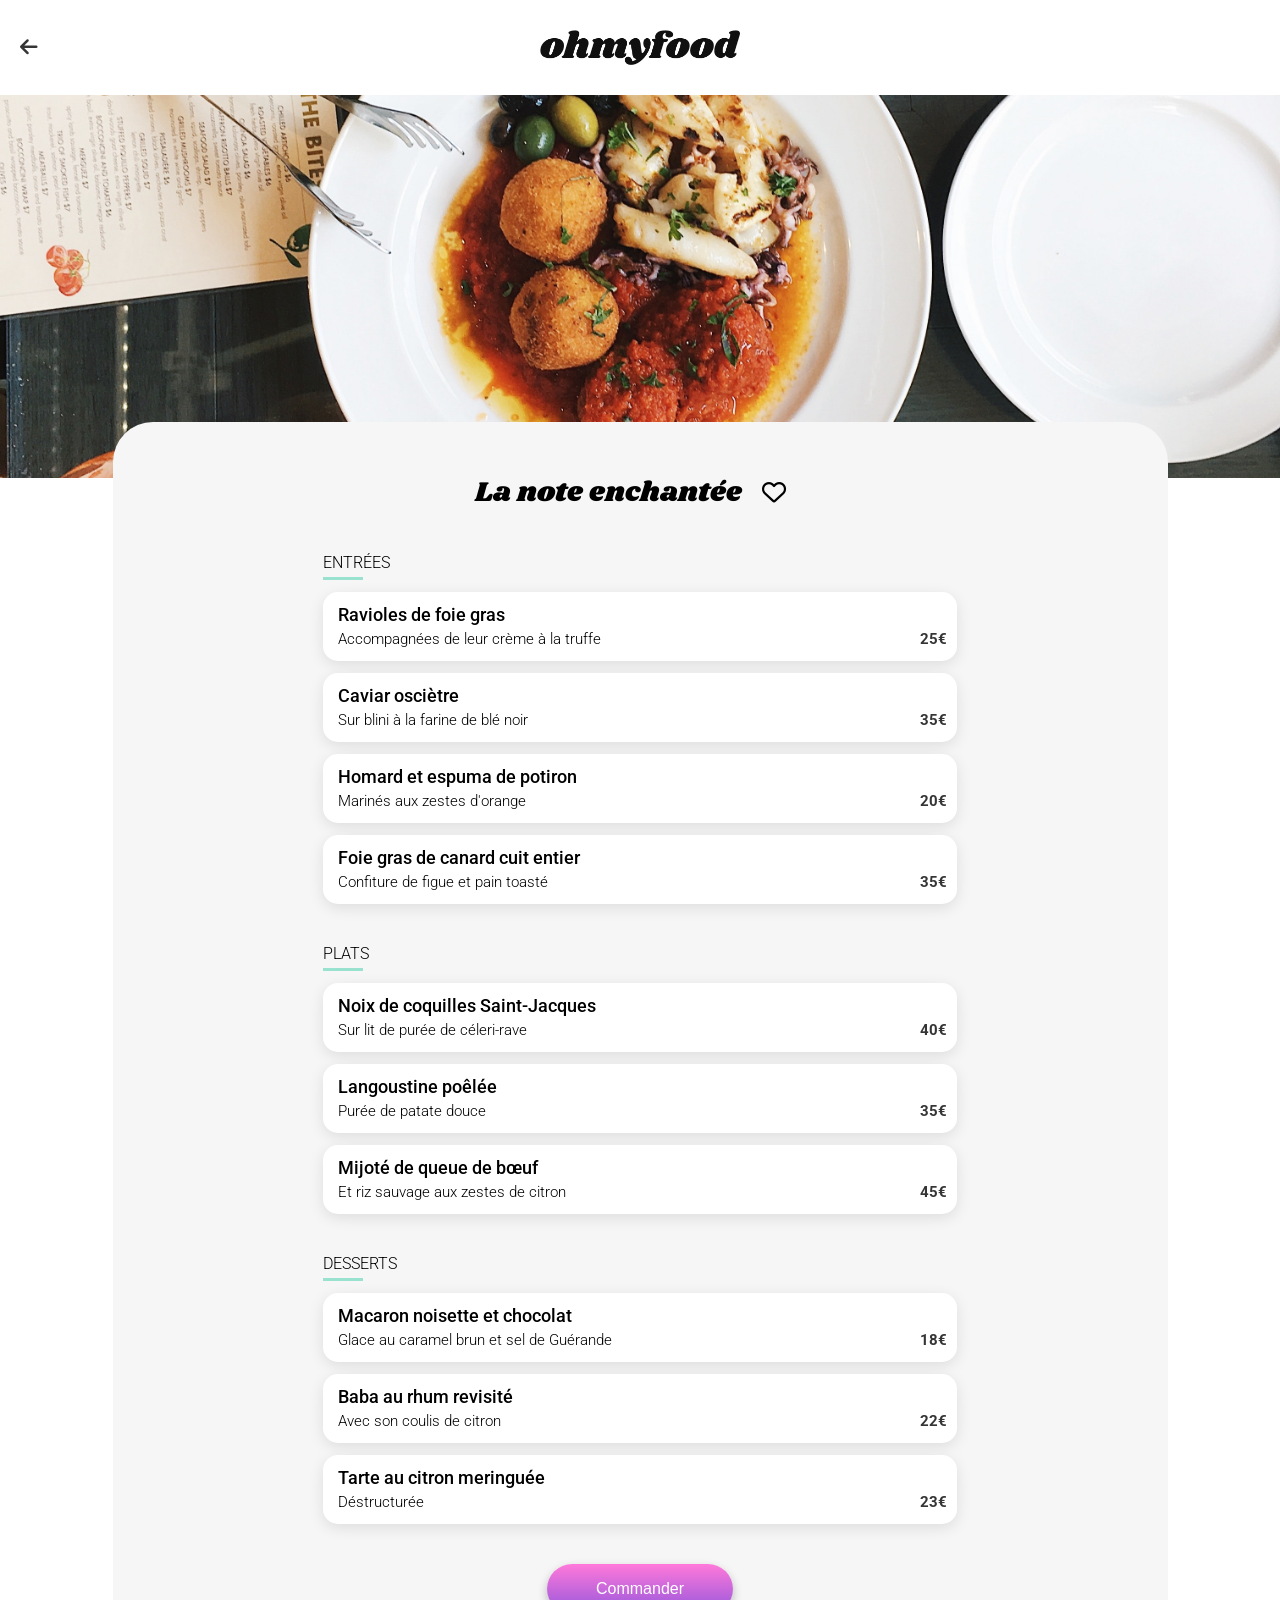
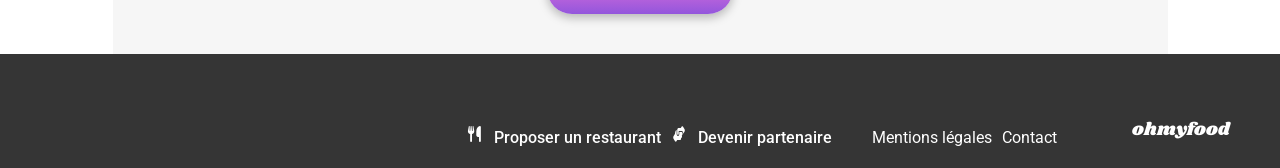
<file: restaurants/la_note_enchantee.html>
<!DOCTYPE html>
<html lang="fr">
    <head>
        <meta charset="UTF-8">
        <meta name="viewport" content="width=device-width, initial-scale=1.0">
        <title>OhMyFood</title>
        <link rel="stylesheet" href="../css/menu.css">
        <link
            rel="stylesheet"
            href="https://cdnjs.cloudflare.com/ajax/libs/font-awesome/6.2.1/css/all.min.css"
            integrity="sha512-MV7K8+y+gLIBoVD59lQIYicR65iaqukzvf/nwasF0nqhPay5w/9lJmVM2hMDcnK1OnMGCdVK+iQrJ7lzPJQd1w=="
            crossorigin="anonymous"
            referrerpolicy="no-referrer">
        <link rel="preconnect" href="https://fonts.googleapis.com">
        <link rel="preconnect" href="https://fonts.gstatic.com" crossorigin>
        <link href="https://fonts.googleapis.com/css2?family=Roboto:ital,wght@0,100..900;1,100..900&family=Shrikhand&display=swap" rel="stylesheet">
    </head>

    <body>
        <header>
            <div class="logo">
                <a href="../index.html" class="back-arrow">
                    <i class="fas fa-arrow-left"></i>
                </a>
                <img src="../css/images/logo/ohmyfood.png" alt="logo_OhMyFood">
            </div>
            <img src="../css/images/restaurants/stil-u2Lp8tXIcjw-unsplash.jpg" alt="Plat du restaurant La palette du goût">
        </header>
        
        <main>
            <div class="title">
                <h1>La note enchantée</h1>
                <input type="checkbox" id="heart-1" class="heart-checkbox">
                    <label for="heart-1" class="heart-label">
                        <i class="fa-regular fa-heart" aria-hidden="true"></i>
                        <i class="fa-solid fa-heart" aria-hidden="true"></i>
                    </label>
            </div>

            <section class="menu">
                <h2>ENTRÉES</h2>

                <article>
                    <input type="checkbox" id="plat-1" class="plat-checkbox">

                    <label for="plat-1" class="check">

                        <span class="check-background">
                            <span class="check-button">
                                <i class="fa-solid fa-check"></i>
                            </span>
                        </span>
                    </label>

                    <h3>Ravioles de foie gras</h3>
                    <p>Accompagnées de leur crème à la truffe <span>25€</span></p>
                </article>
                <article>
                    <input type="checkbox" id="plat-2" class="plat-checkbox">

                    <label for="plat-2" class="check">

                        <span class="check-background">
                            <span class="check-button">
                                <i class="fa-solid fa-check"></i>
                            </span>
                        </span>
                    </label>

                    <h3>Caviar osciètre</h3>
                    <p>Sur blini à la farine de blé noir <span>35€</span></p>
                </article>
                <article>
                    <input type="checkbox" id="plat-3" class="plat-checkbox">

                    <label for="plat-3" class="check">

                        <span class="check-background">
                            <span class="check-button">
                                <i class="fa-solid fa-check"></i>
                            </span>
                        </span>
                    </label>

                    <h3>Homard et espuma de potiron</h3>
                    <p>Marinés aux zestes d'orange <span>20€</span></p>
                </article>
                <article>
                    <input type="checkbox" id="plat-4" class="plat-checkbox">

                    <label for="plat-4" class="check">

                        <span class="check-background">
                            <span class="check-button">
                                <i class="fa-solid fa-check"></i>
                            </span>
                        </span>
                    </label>

                    <h3>Foie gras de canard cuit entier</h3>
                    <p>Confiture de figue et pain toasté <span>35€</span></p>
                </article>
            </section>

            <section class="menu">
                <h2>PLATS</h2>

                <article>
                    <input type="checkbox" id="plat-5" class="plat-checkbox">

                    <label for="plat-5" class="check">

                        <span class="check-background">
                            <span class="check-button">
                                <i class="fa-solid fa-check"></i>
                            </span>
                        </span>
                    </label>

                    <h3>Noix de coquilles Saint-Jacques</h3>
                    <p>Sur lit de purée de céleri-rave <span>40€</span></p>
                </article>
                <article>
                    <input type="checkbox" id="plat-6" class="plat-checkbox">

                    <label for="plat-6" class="check">

                        <span class="check-background">
                            <span class="check-button">
                                <i class="fa-solid fa-check"></i>
                            </span>
                        </span>
                    </label>

                    <h3>Langoustine poêlée</h3>
                    <p>Purée de patate douce <span>35€</span></p>
                </article>
                <article>
                    <input type="checkbox" id="plat-7" class="plat-checkbox">

                    <label for="plat-7" class="check">

                        <span class="check-background">
                            <span class="check-button">
                                <i class="fa-solid fa-check"></i>
                            </span>
                        </span>
                    </label>

                    <h3>Mijoté de queue de bœuf</h3>
                    <p>Et riz sauvage aux zestes de citron <span>45€</span></p>
                </article>
            </section>

            <section class="menu">
                <h2>DESSERTS</h2>

                <article>
                    <input type="checkbox" id="plat-8" class="plat-checkbox">

                    <label for="plat-8" class="check">

                        <span class="check-background">
                            <span class="check-button">
                                <i class="fa-solid fa-check"></i>
                            </span>
                        </span>
                    </label>

                    <h3>Macaron noisette et chocolat</h3>
                    <p>Glace au caramel brun et sel de Guérande <span>18€</span></p>
                </article>
                <article>
                    <input type="checkbox" id="plat-9" class="plat-checkbox">

                    <label for="plat-9" class="check">

                        <span class="check-background">
                            <span class="check-button">
                                <i class="fa-solid fa-check"></i>
                            </span>
                        </span>
                    </label>

                    <h3>Baba au rhum revisité</h3>
                    <p>Avec son coulis de citron <span>22€</span></p>
                </article>
                <article>
                    <input type="checkbox" id="plat-10" class="plat-checkbox">

                    <label for="plat-10" class="check">

                        <span class="check-background">
                            <span class="check-button">
                                <i class="fa-solid fa-check"></i>
                            </span>
                        </span>
                    </label>

                    <h3>Tarte au citron meringuée</h3>
                    <p>Déstructurée <span>23€</span></p>
                </article>
            </section>

                <div class="alone">
                    <button type="submit" class="secondary">
                        <span>Commander</span>
                    </button>
                </div>

        </main>
        <footer>
            <section class="footer">
                <h2 class="title-footer">ohmyfood</h2>
                    <ul>
                        <li>
                            <i class="fa-solid fa-utensils"></i>
                            <a class="weight">Proposer un restaurant</a>
                        </li>
                        <li>
                            <i class="fa-solid fa-handshake-angle"></i>
                            <a class="space">Devenir partenaire</a>
                        </li>
                        <li>
                            <a>Mentions légales</a>
                        </li>
                        <li>
                            <a href="mailto:contact@ohmyfood.com">Contact</a>
                        </li>
                    </ul>
            </section>
        </footer>
    </body>
</html>
</file>
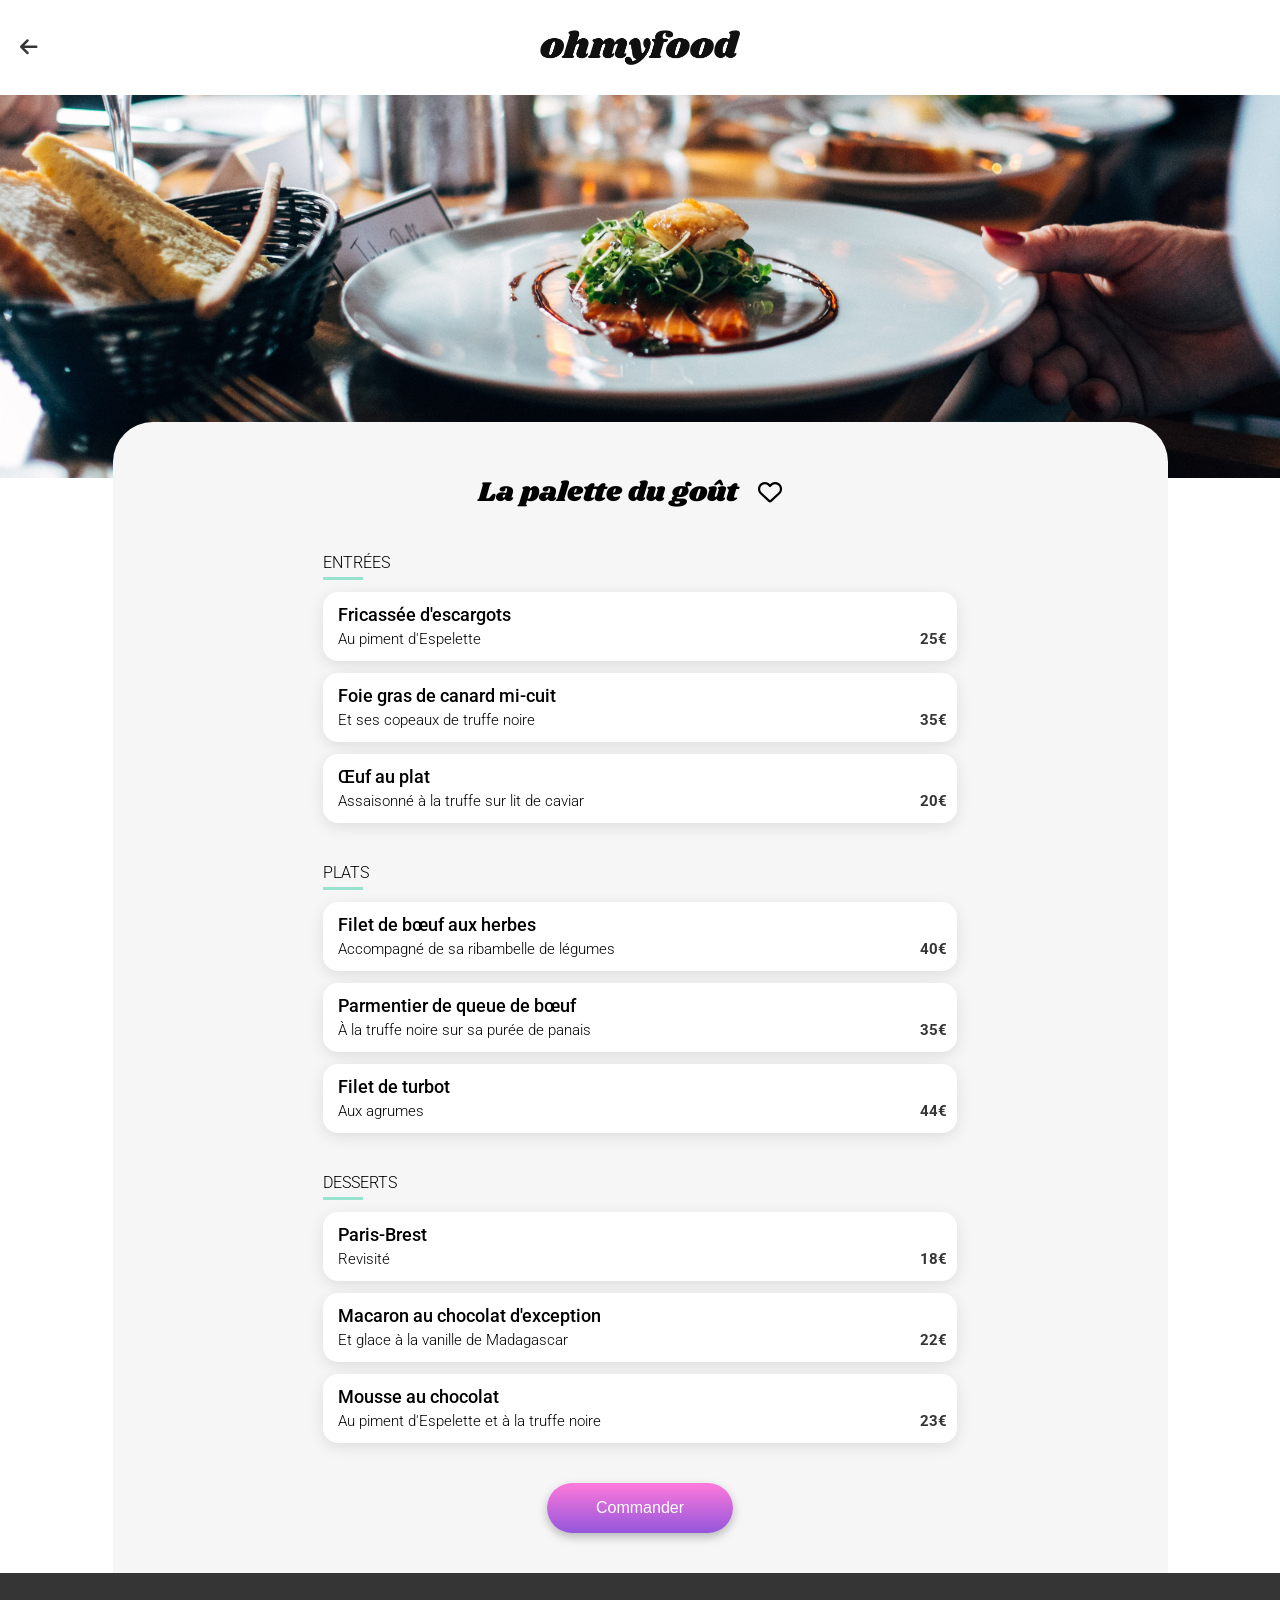
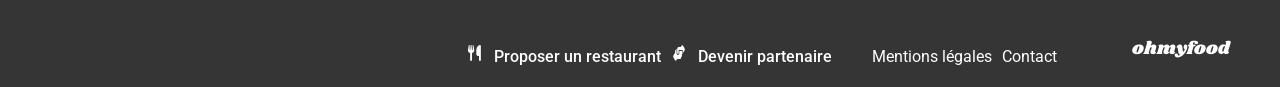
<file: restaurants/la_palette_du_gout.html>
<!DOCTYPE html>
<html lang="fr">
    <head>
        <meta charset="UTF-8">
        <meta name="viewport" content="width=device-width, initial-scale=1.0">
        <title>OhMyFood</title>
        <link rel="stylesheet" href="../css/menu.css">
        <link
            rel="stylesheet"
            href="https://cdnjs.cloudflare.com/ajax/libs/font-awesome/6.2.1/css/all.min.css"
            integrity="sha512-MV7K8+y+gLIBoVD59lQIYicR65iaqukzvf/nwasF0nqhPay5w/9lJmVM2hMDcnK1OnMGCdVK+iQrJ7lzPJQd1w=="
            crossorigin="anonymous"
            referrerpolicy="no-referrer">
        <link rel="preconnect" href="https://fonts.googleapis.com">
        <link rel="preconnect" href="https://fonts.gstatic.com" crossorigin>
        <link href="https://fonts.googleapis.com/css2?family=Roboto:ital,wght@0,100..900;1,100..900&family=Shrikhand&display=swap" rel="stylesheet">
    </head>

    <body>
        <header>
            <div class="logo">
                <a href="../index.html" class="back-arrow">
                    <i class="fas fa-arrow-left"></i>
                </a>
                <img src="../css/images/logo/ohmyfood.png" alt="logo_OhMyFood">
            </div>
            <img src="../css/images/restaurants/jay-wennington-N_Y88TWmGwA-unsplash.jpg" alt="Plat du restaurant La palette du goût">
        </header>
        
        <main>
            <div class="title">
                <h1>La palette du goût</h1>
                <input type="checkbox" id="heart-1" class="heart-checkbox">
                    <label for="heart-1" class="heart-label">
                        <i class="fa-regular fa-heart" aria-hidden="true"></i>
                        <i class="fa-solid fa-heart" aria-hidden="true"></i>
                    </label>
            </div>

            <section class="menu">
                <h2>ENTRÉES</h2>

                <article>
                    <input type="checkbox" id="plat-1" class="plat-checkbox">

                    <label for="plat-1" class="check">

                        <span class="check-background">
                            <span class="check-button">
                                <i class="fa-solid fa-check"></i>
                            </span>
                        </span>

                    </label>

                    <h3>Fricassée d'escargots</h3>
                    <p>Au piment d'Espelette <span>25€</span></p>
                </article>
                <article>
                    <input type="checkbox" id="plat-2" class="plat-checkbox">

                    <label for="plat-2" class="check">

                        <span class="check-background">
                            <span class="check-button">
                                <i class="fa-solid fa-check"></i>
                            </span>
                        </span>

                    </label>

                    <h3>Foie gras de canard mi-cuit</h3>
                    <p>Et ses copeaux de truffe noire <span>35€</span></p>
                </article>
                <article>
                    <input type="checkbox" id="plat-3" class="plat-checkbox">

                    <label for="plat-3" class="check">

                        <span class="check-background">
                            <span class="check-button">
                                <i class="fa-solid fa-check"></i>
                            </span>
                        </span>

                    </label>

                    <h3>Œuf au plat</h3>
                    <p>Assaisonné à la truffe sur lit de caviar <span>20€</span></p>
                </article>
            </section>

            <section class="menu">
                <h2>PLATS</h2>

                <article>
                    <input type="checkbox" id="plat-4" class="plat-checkbox">

                    <label for="plat-4" class="check">

                        <span class="check-background">
                            <span class="check-button">
                                <i class="fa-solid fa-check"></i>
                            </span>
                        </span>

                    </label>

                    <h3>Filet de bœuf aux herbes</h3>
                    <p>Accompagné de sa ribambelle de légumes <span>40€</span></p>
                </article>
                <article>
                    <input type="checkbox" id="plat-5" class="plat-checkbox">

                    <label for="plat-5" class="check">

                        <span class="check-background">
                            <span class="check-button">
                                <i class="fa-solid fa-check"></i>
                            </span>
                        </span>

                    </label>

                    <h3>Parmentier de queue de bœuf</h3>
                    <p>À la truffe noire sur sa purée de panais <span>35€</span></p>
                </article>
                <article>
                    <input type="checkbox" id="plat-6" class="plat-checkbox">

                    <label for="plat-6" class="check">

                        <span class="check-background">
                            <span class="check-button">
                                <i class="fa-solid fa-check"></i>
                            </span>
                        </span>

                    </label>

                    <h3>Filet de turbot</h3>
                    <p>Aux agrumes <span>44€</span></p>
                </article>
            </section>

            <section class="menu">
                <h2>DESSERTS</h2>

                <article>
                    <input type="checkbox" id="plat-7" class="plat-checkbox">

                    <label for="plat-7" class="check">

                        <span class="check-background">
                            <span class="check-button">
                                <i class="fa-solid fa-check"></i>
                            </span>
                        </span>

                    </label>

                    <h3>Paris-Brest</h3>
                    <p>Revisité <span>18€</span></p>
                </article>
                <article>
                    <input type="checkbox" id="plat-8" class="plat-checkbox">

                    <label for="plat-8" class="check">

                        <span class="check-background">
                            <span class="check-button">
                                <i class="fa-solid fa-check"></i>
                            </span>
                        </span>

                    </label>

                    <h3>Macaron au chocolat d'exception</h3>
                    <p>Et glace à la vanille de Madagascar <span>22€</span></p>
                </article>
                <article>
                    <input type="checkbox" id="plat-9" class="plat-checkbox">

                    <label for="plat-9" class="check">

                        <span class="check-background">
                            <span class="check-button">
                                <i class="fa-solid fa-check"></i>
                            </span>
                        </span>

                    </label>

                    <h3>Mousse au chocolat</h3> 
                    <p>Au piment d'Espelette et à la truffe noire <span>23€</span></p>
                </article>
            </section>

                <div class="alone">
                    <button type="submit" class="secondary">
                        <span>Commander</span>
                    </button>
                </div>

        </main>
        <footer>
            <section class="footer">
                <h2 class="title-footer">ohmyfood</h2>
                    <ul>
                        <li>
                            <i class="fa-solid fa-utensils"></i>
                            <a class="weight">Proposer un restaurant</a>
                        </li>
                        <li>
                            <i class="fa-solid fa-handshake-angle"></i>
                            <a class="space">Devenir partenaire</a>
                        </li>
                        <li>
                            <a>Mentions légales</a>
                        </li>
                        <li>
                            <a href="mailto:contact@ohmyfood.com">Contact</a>
                        </li>
                    </ul>
            </section>
        </footer>
    </body>
</html>
</file>
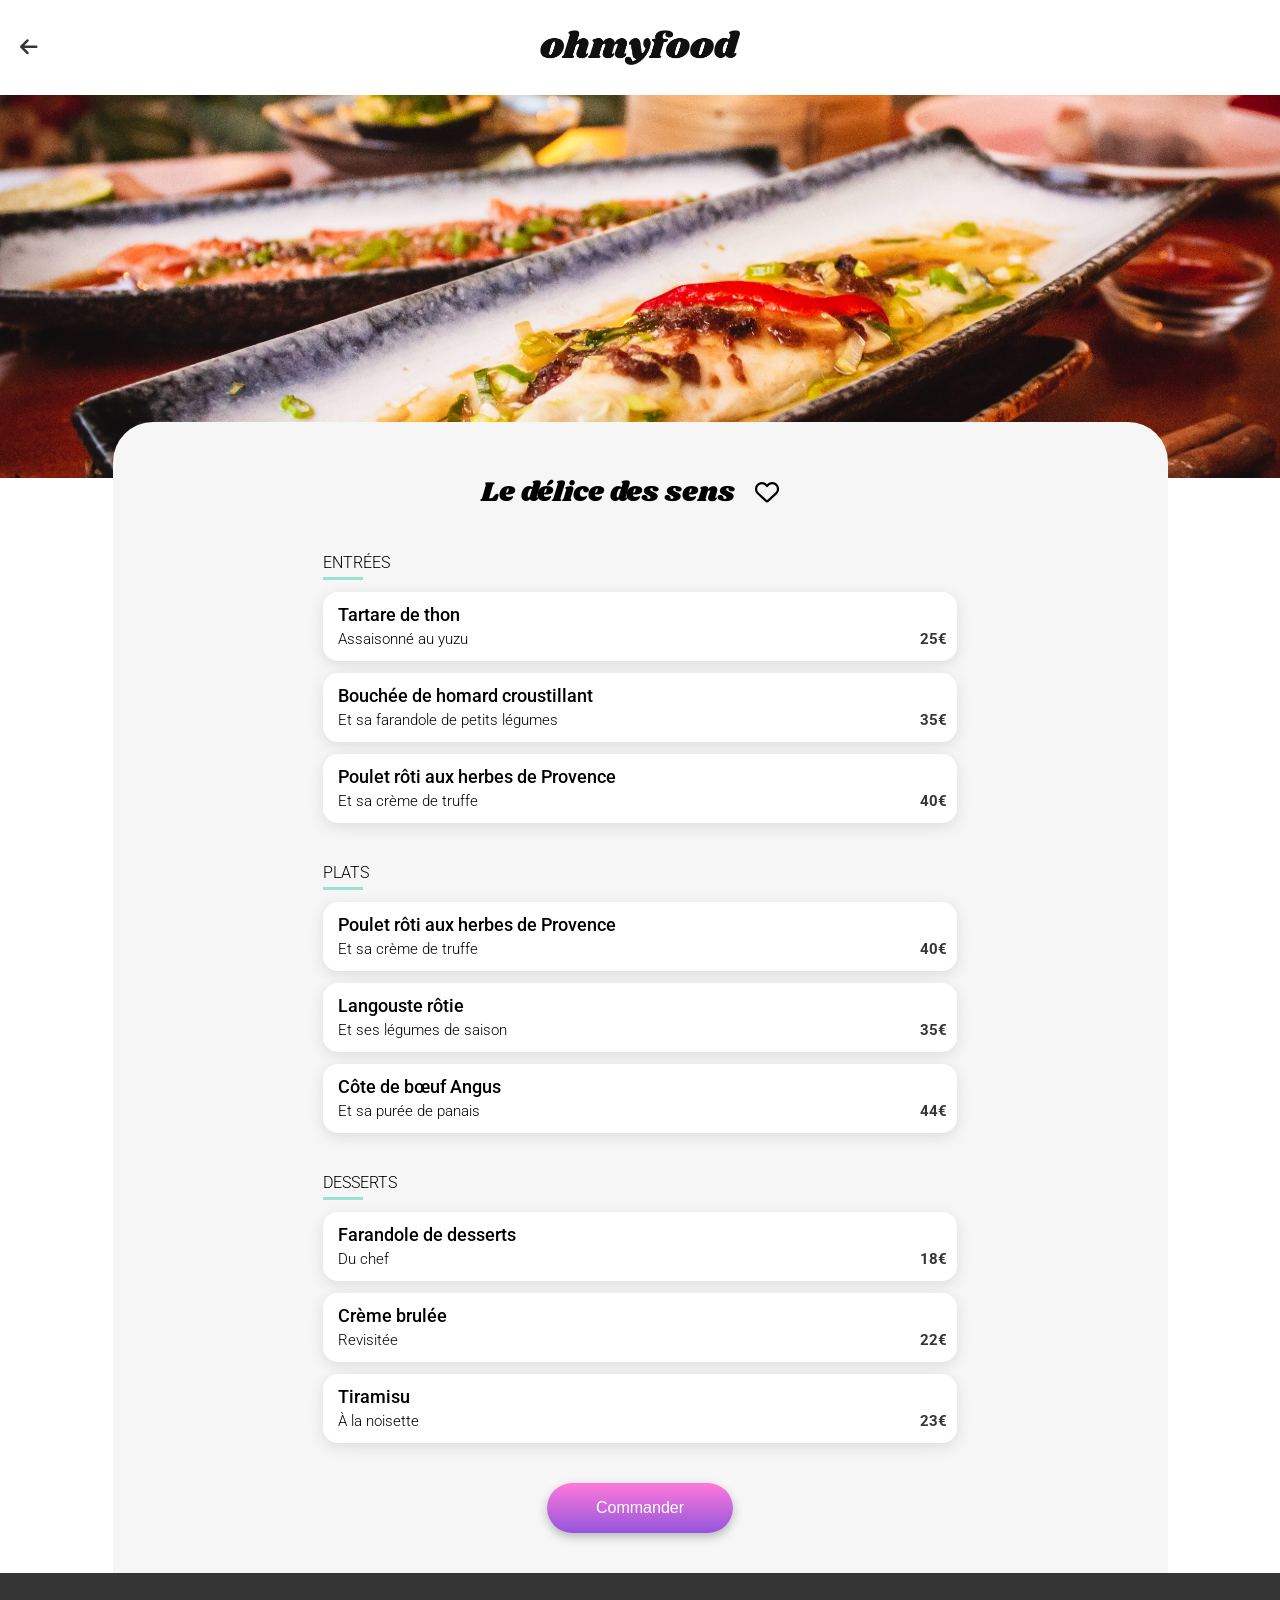
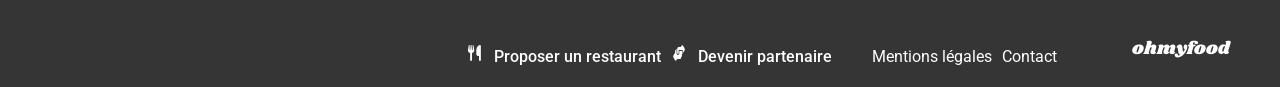
<file: restaurants/le_delice_des_sens.html>
<!DOCTYPE html>
<html lang="fr">
    <head>
        <meta charset="UTF-8">
        <meta name="viewport" content="width=device-width, initial-scale=1.0">
        <title>OhMyFood</title>
        <link rel="stylesheet" href="../css/menu.css">
        <link
            rel="stylesheet"
            href="https://cdnjs.cloudflare.com/ajax/libs/font-awesome/6.2.1/css/all.min.css"
            integrity="sha512-MV7K8+y+gLIBoVD59lQIYicR65iaqukzvf/nwasF0nqhPay5w/9lJmVM2hMDcnK1OnMGCdVK+iQrJ7lzPJQd1w=="
            crossorigin="anonymous"
            referrerpolicy="no-referrer">
        <link rel="preconnect" href="https://fonts.googleapis.com">
        <link rel="preconnect" href="https://fonts.gstatic.com" crossorigin>
        <link href="https://fonts.googleapis.com/css2?family=Roboto:ital,wght@0,100..900;1,100..900&family=Shrikhand&display=swap" rel="stylesheet">
    </head>

    <body>
        <header>
            <div class="logo">
                <a href="../index.html" class="back-arrow">
                    <i class="fas fa-arrow-left"></i>
                </a>
                <img src="../css/images/logo/ohmyfood.png" alt="logo_OhMyFood">
            </div>
            <img src="../css/images/restaurants/louis-hansel-shotsoflouis-qNBGVyOCY8Q-unsplash.jpg" alt="Plat du restaurant La palette du goût">
        </header>
        
        <main>
            <div class="title">
                <h1>Le délice des sens</h1>
                <input type="checkbox" id="heart-1" class="heart-checkbox">
                    <label for="heart-1" class="heart-label">
                        <i class="fa-regular fa-heart" aria-hidden="true"></i>
                        <i class="fa-solid fa-heart" aria-hidden="true"></i>
                    </label>
            </div>
                <section class="menu">
                    <h2>ENTRÉES</h2>

                    <article>
                        <input type="checkbox" id="plat-1" class="plat-checkbox">

                        <label for="plat-1" class="check">

                            <span class="check-background">
                                <span class="check-button">
                                    <i class="fa-solid fa-check"></i>
                                </span>
                            </span>

                        </label>

                        <h3>Tartare de thon</h3>
                        <p>Assaisonné au yuzu <span>25€</span></p>
                    </article>
                    <article >
                        <input type="checkbox" id="plat-2" class="plat-checkbox">

                        <label for="plat-2" class="check">

                            <span class="check-background">
                                <span class="check-button">
                                    <i class="fa-solid fa-check"></i>
                                </span>
                            </span>
                        </label>

                        <h3>Bouchée de homard croustillant</h3>
                        <p>Et sa farandole de petits légumes <span>35€</span></p>
                    </article>
                    <article>
                        <input type="checkbox" id="plat-3" class="plat-checkbox">

                        <label for="plat-3" class="check">

                            <span class="check-background">
                                <span class="check-button">
                                    <i class="fa-solid fa-check"></i>
                                </span>
                            </span>
                        </label>

                        <h3>Poulet rôti aux herbes de Provence</h3>
                        <p>Et sa crème de truffe <span>40€</span></p>
                    </article>
                </section>

                <section class="menu">
                    <h2>PLATS</h2>

                    <article>
                        <input type="checkbox" id="plat-4" class="plat-checkbox">

                        <label for="plat-4" class="check">

                            <span class="check-background">
                                <span class="check-button">
                                    <i class="fa-solid fa-check"></i>
                                </span>
                            </span>
                        </label>

                        <h3>Poulet rôti aux herbes de Provence</h3>
                        <p>Et sa crème de truffe <span>40€</span></p>
                    </article>
                    <article>
                        <input type="checkbox" id="plat-5" class="plat-checkbox">

                        <label for="plat-5" class="check">

                            <span class="check-background">
                                <span class="check-button">
                                    <i class="fa-solid fa-check"></i>
                                </span>
                            </span>
                        </label>

                        <h3>Langouste rôtie</h3>
                        <p>Et ses légumes de saison <span>35€</span></p>
                    </article>
                    <article>
                        <input type="checkbox" id="plat-6" class="plat-checkbox">

                        <label for="plat-6" class="check">

                            <span class="check-background">
                                <span class="check-button">
                                    <i class="fa-solid fa-check"></i>
                                </span>
                            </span>
                        </label>

                        <h3>Côte de bœuf Angus </h3>
                        <p>Et sa purée de panais <span>44€</span></p>
                    </article>
                </section>

                <section class="menu">
                    <h2>DESSERTS</h2>

                    <article>
                        <input type="checkbox" id="plat-7" class="plat-checkbox">

                        <label for="plat-7" class="check">

                            <span class="check-background">
                                <span class="check-button">
                                    <i class="fa-solid fa-check"></i>
                                </span>
                            </span>
                        </label>

                        <h3>Farandole de desserts</h3>
                        <p>Du chef <span>18€</span></p>
                    </article>
                    <article>
                        <input type="checkbox" id="plat-8" class="plat-checkbox">

                        <label for="plat-8" class="check">

                            <span class="check-background">
                                <span class="check-button">
                                    <i class="fa-solid fa-check"></i>
                                </span>
                            </span>
                        </label>

                        <h3>Crème brulée</h3>
                        <p>Revisitée <span>22€</span></p>
                    </article>
                    <article>
                        <input type="checkbox" id="plat-9" class="plat-checkbox">

                        <label for="plat-9" class="check">

                            <span class="check-background">
                                <span class="check-button">
                                    <i class="fa-solid fa-check"></i>
                                </span>
                            </span>
                        </label>

                        <h3>Tiramisu</h3> 
                        <p>À la noisette <span>23€</span></p>
                    </article>
                </section>
                <div class="alone">
                    <button type="submit" class="secondary">
                        <span>Commander</span>
                    </button>
                </div>

        </main>
        <footer>
            <section class="footer">
                <h2 class="title-footer">ohmyfood</h2>
                    <ul>
                        <li>
                            <i class="fa-solid fa-utensils"></i>
                            <a class="weight">Proposer un restaurant</a>
                        </li>
                        <li>
                            <i class="fa-solid fa-handshake-angle"></i>
                            <a class="space">Devenir partenaire</a>
                        </li>
                        <li>
                            <a>Mentions légales</a>
                        </li>
                        <li>
                            <a href="mailto:contact@ohmyfood.com">Contact</a>
                        </li>
                    </ul>
            </section>
        </footer>
    </body>
</html>
</file>
<file: css/style.css>
button {
  position: relative;
  overflow: hidden;
  width: 218px;
  height: 50px;
  border: none;
  border-radius: 25px;
  background: linear-gradient(to top, #9356dc, #ff79da);
  color: #ffffff;
  font-size: 16px;
  font-weight: 500;
  box-shadow: 0 4px 10px rgba(0, 0, 0, 0.25);
  transition: box-shadow 0.3s ease;
}
button.secondary {
  /*boutton des pages menu (ERREUR) */
  width: 186px;
}
button::before {
  content: "";
  position: absolute;
  inset: 0; /* prend toute la surface du bouton */
  background: rgba(255, 255, 255, 0.15);
  opacity: 0;
  transition: opacity 0.3s ease;
}
button:hover {
  box-shadow: 0 4px 15px rgba(0, 0, 0, 0.35);
}
button:hover::before {
  opacity: 1;
}

section {
  margin: 20px;
}
section.footer {
  display: flex;
  flex-direction: column;
  background-color: #353535;
  margin: 0;
}
section.footer .title-footer {
  font-size: 18px;
  color: white;
  font-family: "Shrikhand", serif;
  margin: 25px 0 0 25px;
  font-weight: 400;
}
section.footer i {
  height: 13px;
  width: 12px;
}
section.footer i.fa-utensils {
  display: inline-block;
  transform: scaleX(0.9);
}
section.footer i.fa-handshake-angle {
  display: inline-block;
  transform: scaleX(0.6);
}
section.footer ul {
  padding-left: 25px;
}
section.footer li {
  display: flex;
  flex-direction: row;
  align-items: center;
  gap: 10px;
  color: white;
  margin: 0;
  padding: 0;
}
section.footer a {
  text-decoration: none;
  color: white;
  margin: 5px 0;
  padding: 0;
}
section.footer .space,
section.footer .weight {
  font-weight: 500;
}

@media (min-width: 1024px) {
  section.footer {
    height: 114px;
    flex-direction: row;
    align-items: end;
    justify-content: flex-end;
    margin: 0;
  }
  section.footer ul {
    display: flex;
    flex-direction: row;
    gap: 5px;
  }
  section.footer .title-footer {
    margin: 0 50px 25px 70px;
    order: 2;
  }
  section.footer li {
    display: flex;
    flex-direction: row;
    align-items: center;
    gap: 15px;
    margin: 0;
    order: 1;
  }
  section.footer i {
    margin-bottom: 10px;
  }
  section.footer a {
    margin-bottom: 5px;
    padding-right: 5px;
  }
  section.footer .space {
    margin-right: 30px;
  }
}
body {
  margin: 0;
  background-color: #f6f6f6;
  font-family: "Roboto", sans-serif;
}

* {
  -webkit-tap-highlight-color: transparent;
}

/* Animation Loader */
.loader {
  position: fixed;
  inset: 0; /* Prend toutes la surface de la page */
  background-color: #f6f6f6;
  z-index: 1000;
  animation: loader-disappear 0.5s ease 2s forwards;
}

@keyframes loader-disappear {
  0% {
    opacity: 1;
  }
  100% {
    opacity: 0;
    visibility: hidden;
  }
}
.loader-content {
  height: 100%;
  display: flex;
  justify-content: center;
  align-items: center;
}

.loader-text {
  display: flex;
  font-family: "Shrikhand", serif;
  font-size: 40px;
  background: linear-gradient(to top, #9356dc, #ff79da);
  -webkit-background-clip: text;
          background-clip: text;
  color: transparent;
  padding: 70px 10px;
}
.loader-text span {
  position: relative;
  animation: loader-wave 1.5s ease-in-out infinite;
}
.loader-text .letter-2 {
  animation-delay: 0.1s;
}
.loader-text .letter-3 {
  animation-delay: 0.2s;
}
.loader-text .letter-4 {
  animation-delay: 0.3s;
}
.loader-text .letter-5 {
  animation-delay: 0.4s;
}
.loader-text .letter-6 {
  animation-delay: 0.5s;
}
.loader-text .letter-7 {
  animation-delay: 0.6s;
}
.loader-text .letter-8 {
  animation-delay: 0.7s;
}

@keyframes loader-wave {
  0% {
    top: 0;
  }
  50% {
    top: -50px;
  }
  100% {
    top: 0;
  }
}
/* Fin d'animation Loader */
header .logo {
  position: relative;
  display: flex;
  justify-content: center;
  width: 100%;
  background-color: white;
  box-shadow: 0 2px 4px 0 rgba(0, 0, 0, 0.15);
  z-index: 1;
  padding: 5px 0 0 0;
}
header img {
  width: 162px;
  padding: 15px 0;
  margin-top: 0;
}

.location {
  width: 100%;
  display: flex;
  align-items: center;
  justify-content: center;
  gap: 20px;
  color: #353535;
  font-weight: 500;
  background-color: #eaeaea;
  height: 50px;
  box-shadow: 0 4px 4px 0 rgba(0, 0, 0, 0.25);
}

section {
  margin: 20px;
}
section.container {
  display: flex;
  align-items: center;
  flex-direction: column;
  text-align: center;
  margin-bottom: 50px;
  gap: 10px;
}
section.container p {
  font-weight: 300;
  margin: 5px 0 20px 0;
  font-size: 18px;
  width: 315px;
}
section.container h1 {
  margin: 0;
  margin-top: 20px;
  font-size: 24px;
  width: 275px;
  font-weight: 700;
}
section.fonctionnement {
  background-color: white;
  padding: 20px;
  margin: 20px 0;
  padding-bottom: 50px;
}
section.fonctionnement .number {
  position: absolute;
  left: -12px;
  background-color: #9356dc;
  color: white;
  width: 24px;
  height: 24px;
  border-radius: 50%;
  display: flex;
  align-items: center;
  justify-content: center;
}
section.fonctionnement i {
  color: #7e7e7e;
}
section.fonctionnement i.fa-store {
  color: #9356dc;
}
section.fonctionnement ul {
  padding: 0;
  display: flex;
  flex-direction: column;
  gap: 30px;
}
section.fonctionnement li {
  position: relative;
  list-style: none;
  margin-left: 12px;
  display: flex;
  align-items: center;
  justify-content: center;
  border-radius: 20px;
  background-color: #f6f6f6;
  box-shadow: 0 4px 15px rgba(0, 0, 0, 0.15);
  padding: 10px 50px 10px 30px;
  font-weight: 500;
}
section.fonctionnement li i {
  position: absolute;
  left: 30px;
  color: #7e7e7e;
}
section.fonctionnement li i.fa-mobile-screen-button {
  font-size: 19px;
}
section.restaurant {
  display: flex;
  flex-direction: column;
  align-items: center;
  margin-bottom: 60px;
}
section.restaurant h2 {
  padding-top: 40px;
  margin-bottom: 20px;
  transform: translateX(-105px);
}
section.restaurant article {
  position: relative;
  display: grid;
  grid-template-columns: 1fr auto;
  grid-template-rows: auto auto;
  width: 340px;
  height: 251px;
  border-radius: 15px;
  overflow: hidden;
  gap: 0px;
  margin-bottom: 10px;
  background-color: white;
}
section.restaurant article a {
  text-decoration: none;
  color: black;
}
section.restaurant article .new {
  position: absolute;
  top: 10px;
  right: 10px;
  background-color: #99e2d0;
  color: #008766;
  padding: 7px 12px;
  font-weight: 500;
  border-radius: 2px;
}
section.restaurant article img {
  grid-column: 1/-1;
  width: 100%;
  height: 175px;
  -o-object-fit: cover;
     object-fit: cover;
  -o-object-position: center 61%;
     object-position: center 61%;
}
section.restaurant article h3 {
  grid-column: 1;
  padding: 0;
  padding-top: 10px;
  margin: 0 0 0 10px;
}
section.restaurant article p {
  grid-column: 1;
  padding: 0;
  padding-bottom: 10px;
  margin: 0 0 0 10px;
}
section.restaurant article i {
  grid-column: 2;
  grid-row: 2;
  margin-right: 10px;
}
section.restaurant article {
  /* Animation coeur */
}
section.restaurant article .fa-heart {
  font-size: 24px;
  margin: 0;
}
section.restaurant article .fa-solid.fa-heart {
  background: linear-gradient(to bottom, #9356dc, #ff79da);
  -webkit-background-clip: text;
          background-clip: text; /* change la couleur de l'icone seulement */
  color: transparent; /*retire couleur de base */
}
section.restaurant article .heart-checkbox {
  display: none;
}
section.restaurant article .heart-label {
  position: absolute;
  cursor: pointer;
  right: 20px;
  bottom: 25px;
}
section.restaurant article .heart-label .fa-regular {
  opacity: 1;
  transition: opacity 0.3s ease;
}
section.restaurant article .heart-label .fa-solid {
  position: absolute;
  left: 0; /* aligne le coeur plein avec le coeur vide */
  opacity: 0; /* coeur plein invisible */
  transform: scale(0); /* taille 0 */
  transition: opacity 0.3s ease, transform 0.3s ease;
  /* grandit en 0.3s */
}
section.restaurant article {
  /* heart-checkbox cocher = selectionne le heart-label qui suis */
}
section.restaurant article .heart-checkbox:checked + .heart-label .fa-regular {
  opacity: 0;
}
section.restaurant article .heart-checkbox:checked + .heart-label .fa-solid {
  opacity: 1; /* redeviens visible */
  transform: scale(1); /* reprend sa taille normal */
}
section.restaurant article {
  /* Fin animation coeur */
}

@media (min-width: 1024px) {
  header img {
    width: 200px;
    padding: 0;
    margin-top: 0;
  }
  header .logo {
    padding: 30px 0 30px 0;
    box-shadow: none;
  }
  .location {
    box-shadow: none;
  }
  section.container p {
    margin: 20px 0 20px 0;
    width: auto;
  }
  section.container h1 {
    width: auto;
    font-size: 40px;
  }
  section.fonctionnement {
    margin: auto;
    display: flex;
    align-items: center;
    flex-direction: column;
  }
  section.fonctionnement h2,
  section.fonctionnement ul {
    max-width: 1053px;
  }
  section.fonctionnement ul {
    flex-direction: row;
    justify-content: space-between;
    gap: 24px;
  }
  section.fonctionnement li {
    width: 335px;
    padding: 10px 0;
  }
  section.fonctionnement li i {
    left: 40px;
  }
  section.restaurant {
    display: flex;
    align-items: center;
    flex-direction: column;
    margin-bottom: 20px;
    margin-top: 0;
  }
  section.restaurant h2,
  section.restaurant div {
    width: 100%;
    max-width: 1080px;
  }
  section.restaurant h2 {
    padding-top: 0;
    margin: 30px 0;
    transform: translateX(0px);
  }
  section .restaurant-container {
    display: grid;
    grid-template-columns: 1fr 1fr;
    gap: 40px 60px;
  }
  section .restaurant-container article {
    width: 490px;
  }
}/*# sourceMappingURL=style.css.map */
</file>
<file: css/menu.css>
@charset "UTF-8";
button {
  position: relative;
  overflow: hidden;
  width: 218px;
  height: 50px;
  border: none;
  border-radius: 25px;
  background: linear-gradient(to top, #9356dc, #ff79da);
  color: #ffffff;
  font-size: 16px;
  font-weight: 500;
  box-shadow: 0 4px 10px rgba(0, 0, 0, 0.25);
  transition: box-shadow 0.3s ease;
}
button.secondary {
  /*boutton des pages menu (ERREUR) */
  width: 186px;
}
button::before {
  content: "";
  position: absolute;
  inset: 0; /* prend toute la surface du bouton */
  background: rgba(255, 255, 255, 0.15);
  opacity: 0;
  transition: opacity 0.3s ease;
}
button:hover {
  box-shadow: 0 4px 15px rgba(0, 0, 0, 0.35);
}
button:hover::before {
  opacity: 1;
}

section {
  margin: 20px;
}
section.footer {
  display: flex;
  flex-direction: column;
  background-color: #353535;
  margin: 0;
}
section.footer .title-footer {
  font-size: 18px;
  color: white;
  font-family: "Shrikhand", serif;
  margin: 25px 0 0 25px;
  font-weight: 400;
}
section.footer i {
  height: 13px;
  width: 12px;
}
section.footer i.fa-utensils {
  display: inline-block;
  transform: scaleX(0.9);
}
section.footer i.fa-handshake-angle {
  display: inline-block;
  transform: scaleX(0.6);
}
section.footer ul {
  padding-left: 25px;
}
section.footer li {
  display: flex;
  flex-direction: row;
  align-items: center;
  gap: 10px;
  color: white;
  margin: 0;
  padding: 0;
}
section.footer a {
  text-decoration: none;
  color: white;
  margin: 5px 0;
  padding: 0;
}
section.footer .space,
section.footer .weight {
  font-weight: 500;
}

@media (min-width: 1024px) {
  section.footer {
    height: 114px;
    flex-direction: row;
    align-items: end;
    justify-content: flex-end;
    margin: 0;
  }
  section.footer ul {
    display: flex;
    flex-direction: row;
    gap: 5px;
  }
  section.footer .title-footer {
    margin: 0 50px 25px 70px;
    order: 2;
  }
  section.footer li {
    display: flex;
    flex-direction: row;
    align-items: center;
    gap: 15px;
    margin: 0;
    order: 1;
  }
  section.footer i {
    margin-bottom: 10px;
  }
  section.footer a {
    margin-bottom: 5px;
    padding-right: 5px;
  }
  section.footer .space {
    margin-right: 30px;
  }
}
header .logo {
  position: relative;
  display: flex;
  justify-content: center;
  width: 100%;
  background-color: white;
  box-shadow: 0 2px 4px 0 rgba(0, 0, 0, 0.15);
  z-index: 1;
  padding: 5px 0 0 0;
  gap: 30px;
}
header .logo .back-arrow {
  position: absolute;
  align-self: center;
  left: 20px;
  font-size: 20px;
  color: #353535;
}
header img {
  width: 162px;
  padding: 15px 0;
  margin-top: 0;
}
header > img {
  width: 100%;
  height: 275px;
  padding: 0;
  -o-object-fit: cover;
     object-fit: cover;
}

@media (min-width: 1024px) {
  header div > img {
    width: 200px;
    padding: 0;
  }
  header .logo {
    padding: 30px 0 30px 0;
    box-shadow: none;
  }
  header > img {
    height: 383px;
    -o-object-position: center 60%;
       object-position: center 60%;
  }
}
body {
  margin: 0;
  background-color: #f6f6f6;
  font-family: "Roboto", sans-serif;
}

* {
  -webkit-tap-highlight-color: transparent;
}

main {
  background-color: #f6f6f6;
  border-radius: 40px 40px 0 0;
  padding: 30px 13px 0 13px;
  margin-top: -60px;
  position: relative;
}
main .title {
  position: relative;
  display: flex;
  flex-direction: row;
  align-items: center;
  margin-inline: auto;
  gap: 30px;
  width: 349px;
}
main .title h1 {
  font-family: "Shrikhand", serif;
  font-size: 28px;
  font-weight: 400;
  margin: 0;
}
main .alone {
  display: flex;
  justify-content: center;
  padding: 40px 0;
}

/* Animation coeur */
.fa-heart {
  font-size: 24px;
}

.fa-solid.fa-heart {
  background: linear-gradient(to bottom, #9356dc, #ff79da);
  -webkit-background-clip: text;
          background-clip: text;
  color: transparent;
}

.heart-checkbox {
  display: none;
}

.heart-label {
  position: absolute;
  cursor: pointer;
  right: 20px;
}
.heart-label .fa-regular {
  opacity: 1;
  transition: opacity 0.3s ease;
}
.heart-label .fa-solid {
  position: absolute;
  left: 0; /* aligne le coeur plein avec le coeur vide */
  opacity: 0; /* coeur plein invisible */
  transform: scale(0); /* taille 0 */
  transition: opacity 0.3s ease, transform 0.3s ease;
  /* grandit en 0.3s */
}

.heart-checkbox:checked + .heart-label .fa-regular {
  opacity: 0;
}
.heart-checkbox:checked + .heart-label .fa-solid {
  opacity: 1; /* redeviens visible */
  transform: scale(1); /* reprend sa taille normal */
}

/* Fin animation coeur */
section.menu {
  margin: 0;
  display: flex;
  flex-direction: column;
  align-items: center;
  margin-inline: auto;
  gap: 12px;
  width: 349px;
}
section.menu h2 {
  display: flex;
  align-self: start;
  font-weight: 300;
  font-size: 16px;
  border-bottom: 3px solid #99e2d0;
  width: 40px;
  padding-bottom: 5px;
  margin: 30px 0 0 0;
}
section.menu article {
  position: relative;
  background-color: white;
  border-radius: 15px;
  width: 349px;
  height: 69px;
  display: flex;
  flex-direction: column;
  justify-content: center;
  gap: 5px;
  box-shadow: 0 4px 15px rgba(0, 0, 0, 0.1);
}
section.menu article h3,
section.menu article p {
  width: 280px;
  margin: 0;
  margin-left: 15px;
  white-space: nowrap;
  overflow: hidden;
  text-overflow: ellipsis;
}
section.menu article h3 {
  font-size: 18px;
  font-weight: 500;
}
section.menu article p {
  font-size: 15px;
  font-weight: 300;
  transition: width 0.4s ease;
}
section.menu article p span {
  position: absolute;
  right: 10px;
  font-weight: 700;
  color: #353535;
  transition: right 0.4s ease;
}

/* Animation Loader Menu */
@keyframes appear {
  from {
    opacity: 0;
    transform: translateY(20px);
  }
  to {
    opacity: 1;
    transform: translateY(0);
  }
}
.menu {
  opacity: 0;
  animation: appear 0.6s ease forwards;
}

.menu:nth-of-type(1) {
  animation-delay: 0.2s;
}

.menu:nth-of-type(2) {
  animation-delay: 0.6s;
}

.menu:nth-of-type(3) {
  animation-delay: 1s;
}

/* Fin Animation Loader Menu */
/* Animation sélecteur de plat */
.plat-checkbox {
  display: none;
}

.check {
  position: absolute;
  inset: 0;
  border-radius: 15px;
  cursor: pointer;
  overflow: hidden;
}

.check-background {
  position: absolute;
  top: 0;
  right: 0;
  width: 59px;
  height: 69px;
  background-color: #99e2d0;
  transform: translateX(100%);
  transition: transform 0.4s ease;
}

.plat-checkbox:checked + .check .check-background {
  transform: translateX(0);
}

.check-button {
  position: absolute;
  top: 50%;
  right: 20px;
  width: 20px;
  height: 20px;
  display: flex;
  justify-content: center;
  align-items: center;
  border-radius: 50%;
  background-color: white;
  transform: translateY(-50%);
}

.check-button i {
  color: #99e2d0;
}

.plat-checkbox:checked ~ p span {
  right: 90px;
}

.plat-checkbox:checked ~ p {
  width: 200px;
}

/* Fin Animation sélecteur de plat */
@media (min-width: 1024px) {
  body {
    background-color: white;
  }
  main {
    width: 1055px;
    display: block;
    margin-inline: auto;
    padding: 30px 0px 0 0px;
  }
  main .title {
    justify-content: center;
    gap: 40px;
    margin-top: 20px;
  }
  .heart-label {
    position: relative;
  }
  section.menu {
    width: 634px;
  }
  section.menu h2 {
    margin: 40px 0 0 0;
  }
  section.menu article {
    width: 634px;
  }
  .plat-checkbox:checked ~ p {
    width: 500px;
  }
}/*# sourceMappingURL=menu.css.map */
</file>
